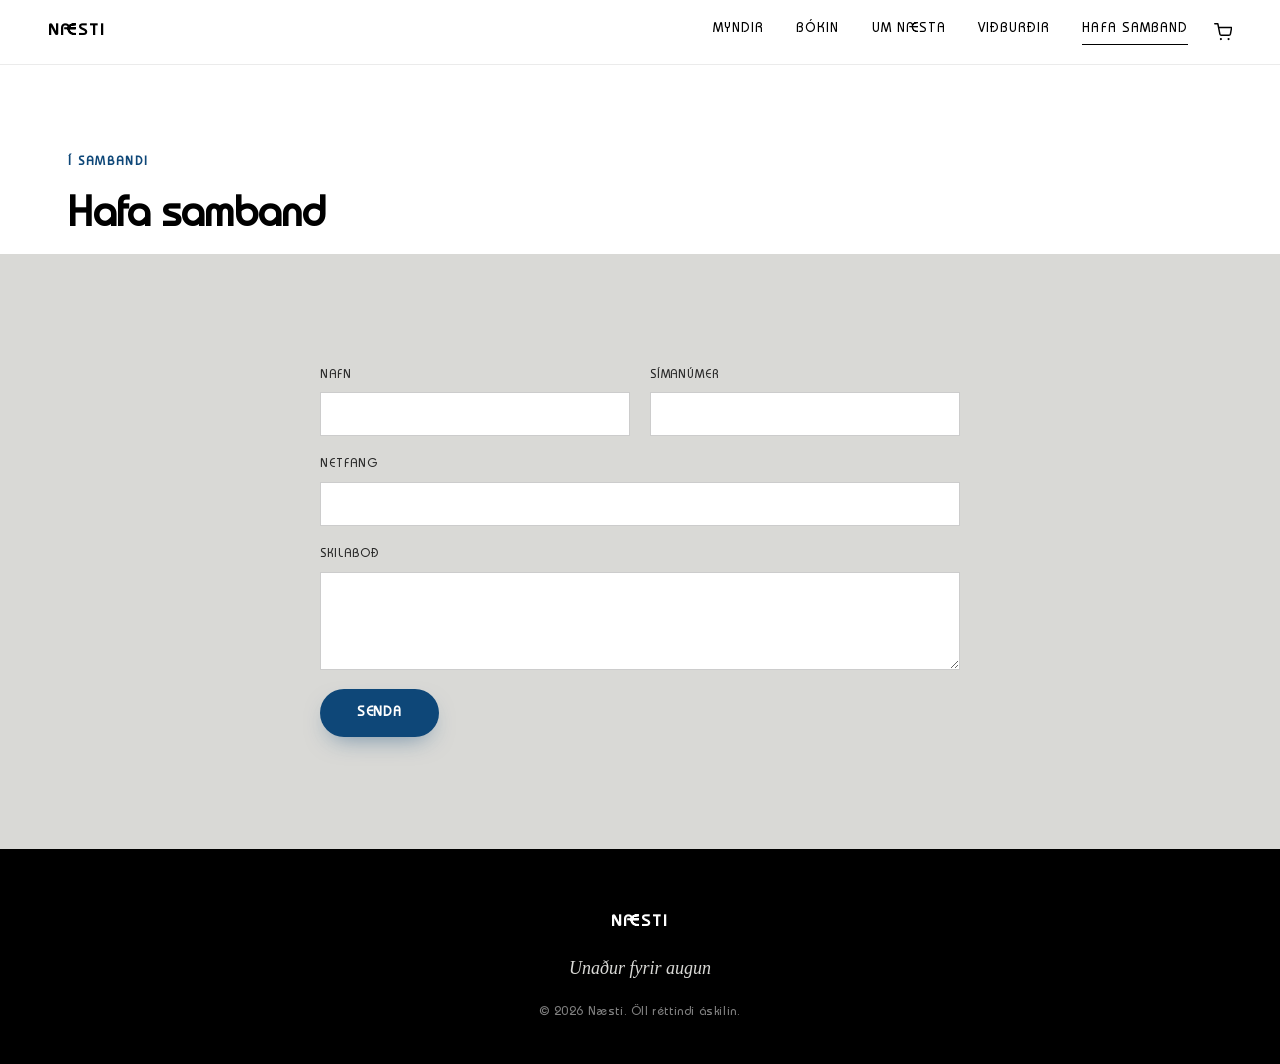
<file: hafa-samband.html>
<!DOCTYPE html>
<html lang="is">
<head>
<meta charset="UTF-8">
<meta name="viewport" content="width=device-width, initial-scale=1.0">
<title>Hafa samband — NÆSTI</title>
<meta name="description" content="Hafðu samband við Næsta — fylgstu með á samfélagsmiðlum eða sendu okkur línu.">
<link rel="icon" type="image/svg+xml" href="favicon.svg">
<link rel="icon" type="image/png" sizes="512x512" href="favicon.png">
<link rel="apple-touch-icon" href="apple-touch-icon.png">
<link rel="preconnect" href="https://fonts.googleapis.com">
<link rel="preconnect" href="https://fonts.gstatic.com" crossorigin>
<link href="https://fonts.googleapis.com/css2?family=Jost:wght@400;500;600;700;800&display=swap" rel="stylesheet">
<link rel="stylesheet" href="css/style.css">
</head>
<body>

<svg width="0" height="0" style="position:absolute" aria-hidden="true">
  <symbol id="cart-trolley-icon" viewBox="0 0 24 24">
    <path d="M1 1h4l2.68 13.39a2 2 0 0 0 2 1.61h9.72a2 2 0 0 0 2-1.61L23 6H6" fill="none" stroke="currentColor" stroke-width="1.9" stroke-linecap="round" stroke-linejoin="round"/>
    <circle cx="9" cy="21" r="1.4" fill="currentColor"/>
    <circle cx="19" cy="21" r="1.4" fill="currentColor"/>
  </symbol>
</svg>

<a class="skip-link" href="#contact">Fara í efni</a>

<header class="site-header site-header--solid" id="siteHeader">
  <div class="header-inner">
    <a href="index.html" class="brand-mark" aria-label="Næsti - forsíða">
      <span class="brand-word">Næsti</span>
    </a>
    <div class="nav-cluster">
      <nav class="site-nav" id="siteNav">
        <a href="myndir.html">Myndir</a>
        <a href="bokin.html">Bókin</a>
        <a href="um-naesta.html">Um Næsta</a>
        <a href="vidburdir.html">Viðburðir</a>
        <a href="hafa-samband.html" aria-current="page">Hafa samband</a>
      </nav>
      <a href="karfa.html" class="cart-link" id="cartLink" aria-label="Karfa">
        <svg class="cart-icon" width="24" height="24" viewBox="0 0 24 24" aria-hidden="true"><use href="#cart-trolley-icon"/></svg>
        <span class="cart-count" id="cartCount" hidden>0</span>
      </a>
      <button class="nav-toggle is-dark" id="navToggle" aria-label="Opna valmynd" aria-expanded="false">
        <span></span><span></span><span></span>
      </button>
    </div>
  </div>
</header>

<main>

  <section class="page-header">
    <p class="section-eyebrow">Í sambandi</p>
    <h1 class="section-title">Hafa samband</h1>
  </section>

  <section class="contact" id="contact">
    <div class="contact-inner">
      <form class="contact-form" id="contactForm" novalidate>
        <div class="form-row">
          <div class="form-field">
            <label for="contactName">Nafn</label>
            <input type="text" id="contactName" name="name" autocomplete="name" required>
          </div>
          <div class="form-field">
            <label for="contactPhone">Símanúmer</label>
            <input type="tel" id="contactPhone" name="phone" autocomplete="tel" required>
          </div>
        </div>
        <div class="form-field">
          <label for="contactEmail">Netfang</label>
          <input type="email" id="contactEmail" name="email" autocomplete="email" required>
        </div>
        <div class="form-field">
          <label for="contactMessage">Skilaboð</label>
          <textarea id="contactMessage" name="message" rows="4"></textarea>
        </div>
        <button type="submit" class="contact-submit-btn" id="contactSubmitBtn">
          <span id="contactSubmitLabel">Senda</span>
        </button>
        <p class="form-confirmation" id="contactFormConfirmation" role="status" hidden>Takk fyrir! Skilaboðin voru móttekin.</p>
      </form>
    </div>
  </section>

</main>

<footer class="site-footer">
  <div class="footer-inner">
    <a href="index.html" class="brand-mark brand-mark--footer" aria-label="Næsti - forsíða">
      <span class="brand-word">Næsti</span>
    </a>
    <p class="footer-tagline">Unaður fyrir augun</p>
    <p class="footer-copy">&copy; <span id="year"></span> Næsti. Öll réttindi áskilin.</p>
  </div>
</footer>

<script src="js/script.js"></script>
</body>
</html>
</file>
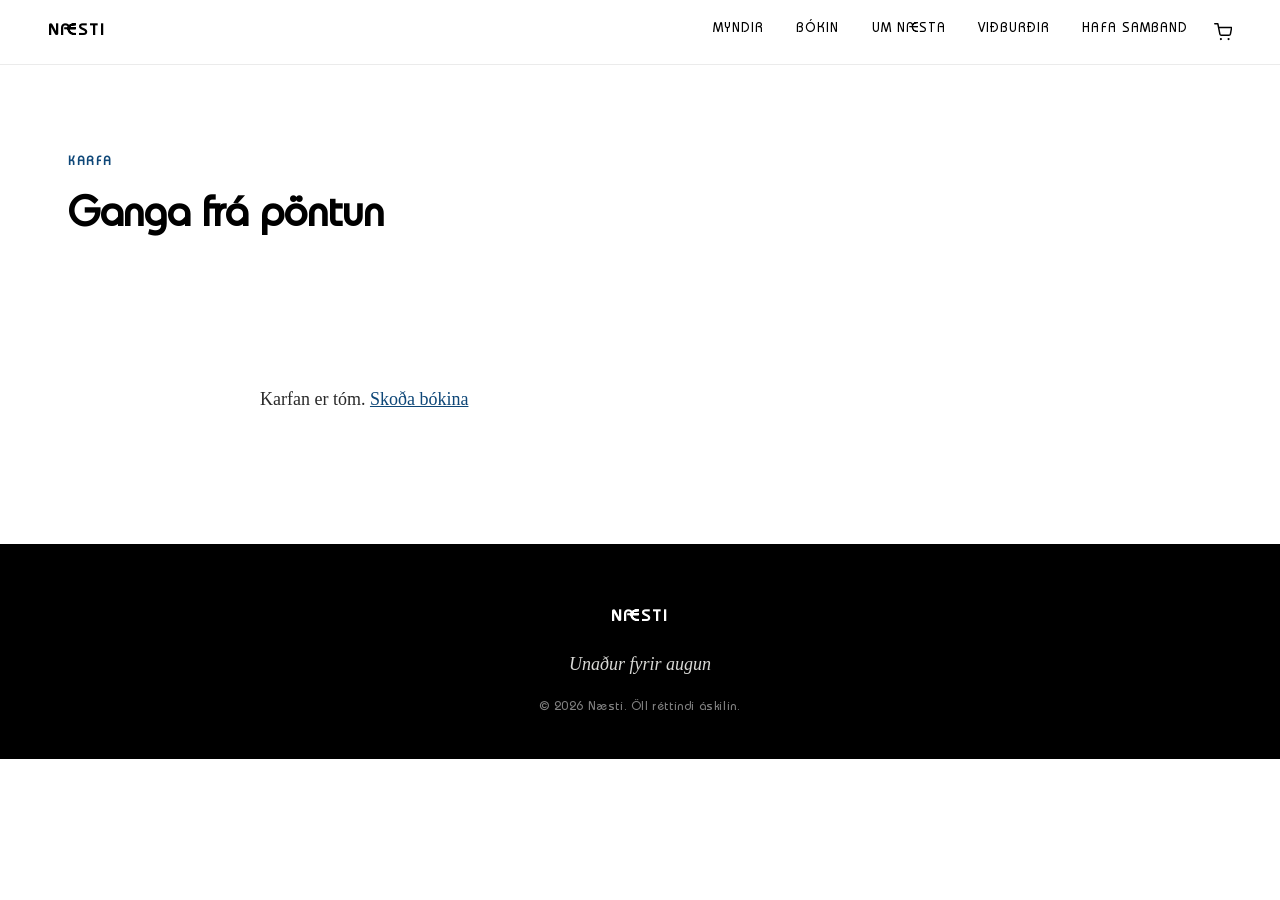
<file: karfa.html>
<!DOCTYPE html>
<html lang="is">
<head>
<meta charset="UTF-8">
<meta name="viewport" content="width=device-width, initial-scale=1.0">
<title>Karfa — NÆSTI</title>
<meta name="description" content="Farðu yfir körfuna þína og gakktu frá pöntun hjá Næsta.">
<link rel="icon" type="image/svg+xml" href="favicon.svg">
<link rel="icon" type="image/png" sizes="512x512" href="favicon.png">
<link rel="apple-touch-icon" href="apple-touch-icon.png">
<link rel="preconnect" href="https://fonts.googleapis.com">
<link rel="preconnect" href="https://fonts.gstatic.com" crossorigin>
<link href="https://fonts.googleapis.com/css2?family=Jost:wght@400;500;600;700;800&display=swap" rel="stylesheet">
<link rel="stylesheet" href="css/style.css">
</head>
<body>

<svg width="0" height="0" style="position:absolute" aria-hidden="true">
  <symbol id="cart-trolley-icon" viewBox="0 0 24 24">
    <path d="M1 1h4l2.68 13.39a2 2 0 0 0 2 1.61h9.72a2 2 0 0 0 2-1.61L23 6H6" fill="none" stroke="currentColor" stroke-width="1.9" stroke-linecap="round" stroke-linejoin="round"/>
    <circle cx="9" cy="21" r="1.4" fill="currentColor"/>
    <circle cx="19" cy="21" r="1.4" fill="currentColor"/>
  </symbol>
</svg>

<a class="skip-link" href="#cartPage">Fara í körfu</a>

<header class="site-header site-header--solid" id="siteHeader">
  <div class="header-inner">
    <a href="index.html" class="brand-mark" aria-label="Næsti - forsíða">
      <span class="brand-word">Næsti</span>
    </a>
    <div class="nav-cluster">
      <nav class="site-nav" id="siteNav">
        <a href="myndir.html">Myndir</a>
        <a href="bokin.html">Bókin</a>
        <a href="um-naesta.html">Um Næsta</a>
        <a href="vidburdir.html">Viðburðir</a>
        <a href="hafa-samband.html">Hafa samband</a>
      </nav>
      <a href="karfa.html" class="cart-link" id="cartLink" aria-label="Karfa" aria-current="page">
        <svg class="cart-icon" width="24" height="24" viewBox="0 0 24 24" aria-hidden="true"><use href="#cart-trolley-icon"/></svg>
        <span class="cart-count" id="cartCount" hidden>0</span>
      </a>
      <button class="nav-toggle is-dark" id="navToggle" aria-label="Opna valmynd" aria-expanded="false">
        <span></span><span></span><span></span>
      </button>
    </div>
  </div>
</header>

<main>

  <section class="page-header">
    <p class="section-eyebrow">Karfa</p>
    <h1 class="section-title">Ganga frá pöntun</h1>
  </section>

  <section class="cart-page" id="cartPage">
    <div class="cart-inner">

      <div id="cartView">
        <div class="cart-items" id="cartItems"></div>

        <p class="cart-empty" id="cartEmpty" hidden>Karfan er tóm. <a href="bokin.html">Skoða bókina</a></p>

        <div class="cart-summary" id="cartSummary" hidden>
          <div class="cart-total-row">
            <span>Samtals</span>
            <span id="cartTotal">0 kr</span>
          </div>
          <div class="cart-actions">
            <button type="button" class="clear-cart-btn" id="clearCartBtn">Tæma körfu</button>
            <button type="button" class="add-to-cart-btn checkout-btn" id="checkoutBtn">
              <svg class="btn-icon" width="20" height="20" viewBox="0 0 24 24" aria-hidden="true"><use href="#cart-trolley-icon"/></svg>
              <span class="btn-label" id="checkoutLabel">Ganga frá pöntun</span>
            </button>
          </div>
        </div>
      </div>

      <div class="payment-view" id="paymentView" hidden>
        <p class="payment-demo-tag">Sýndarumhverfi — ekki alvöru greiðsla</p>
        <h2 class="payment-heading">Greiðsla</h2>
        <p class="payment-note">Engin greiðslugátt er tengd við þessa síðu ennþá, svo engin raunveruleg
          kortaupplýsingar eru teknar við hér. Þetta skref sýnir eingöngu hvernig greiðsluferlið mun líta út
          þegar alvöru greiðslugátt (t.d. Stripe eða íslensk kortagátt) er tengd.</p>

        <div class="payment-mock-card" aria-hidden="true">
          <svg class="payment-card-icon" width="28" height="28" viewBox="0 0 24 24" aria-hidden="true">
            <rect x="1.5" y="4.5" width="21" height="15" rx="2" fill="none" stroke="currentColor" stroke-width="1.6"/>
            <line x1="1.5" y1="9" x2="22.5" y2="9" stroke="currentColor" stroke-width="1.6"/>
          </svg>
          <span>•••• •••• •••• 4242</span>
        </div>

        <div class="payment-total-row">
          <span>Til greiðslu</span>
          <span id="paymentTotal">0 kr</span>
        </div>

        <div class="cart-actions">
          <button type="button" class="clear-cart-btn" id="paymentBackBtn">Til baka í körfu</button>
          <button type="button" class="add-to-cart-btn checkout-btn" id="confirmPaymentBtn">
            <span class="btn-label" id="confirmPaymentLabel">Staðfesta greiðslu (prufa)</span>
          </button>
        </div>
      </div>

      <div class="order-complete-view" id="orderCompleteView" hidden>
        <p class="form-confirmation" id="checkoutConfirmation" role="status">Takk fyrir pöntunina! Við höfum samband fljótlega — þetta var sýndarfærsla, engin greiðsla var raunverulega tekin.</p>
      </div>

    </div>
  </section>

</main>

<footer class="site-footer">
  <div class="footer-inner">
    <a href="index.html" class="brand-mark brand-mark--footer" aria-label="Næsti - forsíða">
      <span class="brand-word">Næsti</span>
    </a>
    <p class="footer-tagline">Unaður fyrir augun</p>
    <p class="footer-copy">&copy; <span id="year"></span> Næsti. Öll réttindi áskilin.</p>
  </div>
</footer>

<script src="js/script.js"></script>
</body>
</html>
</file>
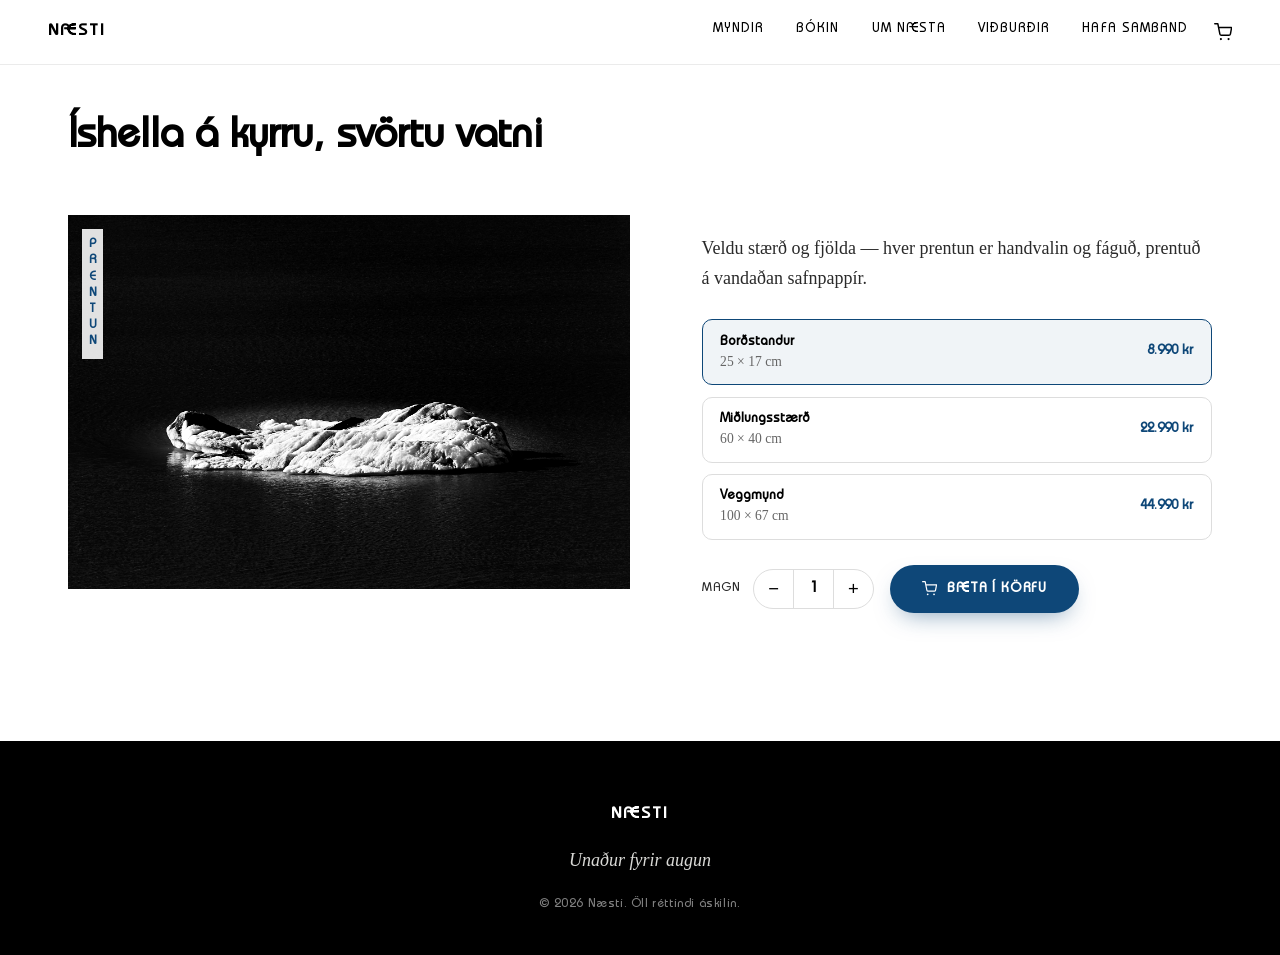
<file: mynd.html>
<!DOCTYPE html>
<html lang="is">
<head>
<meta charset="UTF-8">
<meta name="viewport" content="width=device-width, initial-scale=1.0">
<title>Ljósmyndaprentun — NÆSTI</title>
<meta name="description" content="Veldu stærð og fjölda af ljósmynd frá Næsta — frá borðstandi upp í heila veggmynd.">
<link rel="icon" type="image/svg+xml" href="favicon.svg">
<link rel="icon" type="image/png" sizes="512x512" href="favicon.png">
<link rel="apple-touch-icon" href="apple-touch-icon.png">
<link rel="preconnect" href="https://fonts.googleapis.com">
<link rel="preconnect" href="https://fonts.gstatic.com" crossorigin>
<link href="https://fonts.googleapis.com/css2?family=Jost:wght@400;500;600;700;800&display=swap" rel="stylesheet">
<link rel="stylesheet" href="css/style.css">
</head>
<body>

<svg width="0" height="0" style="position:absolute" aria-hidden="true">
  <symbol id="cart-trolley-icon" viewBox="0 0 24 24">
    <path d="M1 1h4l2.68 13.39a2 2 0 0 0 2 1.61h9.72a2 2 0 0 0 2-1.61L23 6H6" fill="none" stroke="currentColor" stroke-width="1.9" stroke-linecap="round" stroke-linejoin="round"/>
    <circle cx="9" cy="21" r="1.4" fill="currentColor"/>
    <circle cx="19" cy="21" r="1.4" fill="currentColor"/>
  </symbol>
</svg>

<a class="skip-link" href="#photoProduct">Fara í efni</a>

<header class="site-header site-header--solid" id="siteHeader">
  <div class="header-inner">
    <a href="index.html" class="brand-mark" aria-label="Næsti - forsíða">
      <span class="brand-word">Næsti</span>
    </a>
    <div class="nav-cluster">
      <nav class="site-nav" id="siteNav">
        <a href="myndir.html">Myndir</a>
        <a href="bokin.html">Bókin</a>
        <a href="um-naesta.html">Um Næsta</a>
        <a href="vidburdir.html">Viðburðir</a>
        <a href="hafa-samband.html">Hafa samband</a>
      </nav>
      <a href="karfa.html" class="cart-link" id="cartLink" aria-label="Karfa">
        <svg class="cart-icon" width="24" height="24" viewBox="0 0 24 24" aria-hidden="true"><use href="#cart-trolley-icon"/></svg>
        <span class="cart-count" id="cartCount" hidden>0</span>
      </a>
      <button class="nav-toggle is-dark" id="navToggle" aria-label="Opna valmynd" aria-expanded="false">
        <span></span><span></span><span></span>
      </button>
    </div>
  </div>
</header>

<main>

  <section class="page-header" id="photoPageHeader">
    <h1 class="section-title" id="photoProductHeading">Ljósmyndaprentun</h1>
  </section>

  <section class="photo-product" id="photoProduct">
    <div class="photo-product-frame">
      <p class="photo-product-eyebrow" id="photoProductEyebrow">P<br>r<br>e<br>n<br>t<br>u<br>n</p>
      <div class="photo-product-media" id="photoProductMedia">
        <img id="photoProductImage" src="" alt="" loading="lazy">
      </div>
    </div>
    <div class="photo-product-details">
      <p>Veldu stærð og fjölda — hver prentun er handvalin og fáguð, prentuð á vandaðan safnpappír.</p>

      <div class="size-options" id="sizeOptions">
        <button type="button" class="size-option" data-size="bordstandur" data-price="8990" data-long-edge="25">
          <span class="size-option-info">
            <span class="size-option-name">Borðstandur</span>
            <span class="size-option-dim"></span>
          </span>
          <span class="size-option-price">8.990 kr</span>
        </button>
        <button type="button" class="size-option" data-size="midlungsstaerd" data-price="22990" data-long-edge="60">
          <span class="size-option-info">
            <span class="size-option-name">Miðlungsstærð</span>
            <span class="size-option-dim"></span>
          </span>
          <span class="size-option-price">22.990 kr</span>
        </button>
        <button type="button" class="size-option" data-size="veggmynd" data-price="44990" data-long-edge="100">
          <span class="size-option-info">
            <span class="size-option-name">Veggmynd</span>
            <span class="size-option-dim"></span>
          </span>
          <span class="size-option-price">44.990 kr</span>
        </button>
      </div>

      <div class="book-purchase-row">
        <div class="quantity-box">
          <span class="quantity-label">Magn</span>
          <div class="quantity-stepper">
            <button type="button" class="qty-btn" id="photoQtyMinus" aria-label="Fækka">&minus;</button>
            <input type="number" id="photoQty" class="qty-input" value="1" min="1" max="20" inputmode="numeric" aria-label="Fjöldi eintaka">
            <button type="button" class="qty-btn" id="photoQtyPlus" aria-label="Fjölga">+</button>
          </div>
        </div>
        <button type="button" class="add-to-cart-btn" id="addPhotoToCartBtn">
          <svg class="btn-icon" width="20" height="20" viewBox="0 0 24 24" aria-hidden="true"><use href="#cart-trolley-icon"/></svg>
          <span class="btn-label" id="addPhotoToCartLabel">Bæta í körfu</span>
        </button>
      </div>
    </div>
  </section>

</main>

<footer class="site-footer">
  <div class="footer-inner">
    <a href="index.html" class="brand-mark brand-mark--footer" aria-label="Næsti - forsíða">
      <span class="brand-word">Næsti</span>
    </a>
    <p class="footer-tagline">Unaður fyrir augun</p>
    <p class="footer-copy">&copy; <span id="year"></span> Næsti. Öll réttindi áskilin.</p>
  </div>
</footer>

<script src="js/script.js"></script>
</body>
</html>
</file>
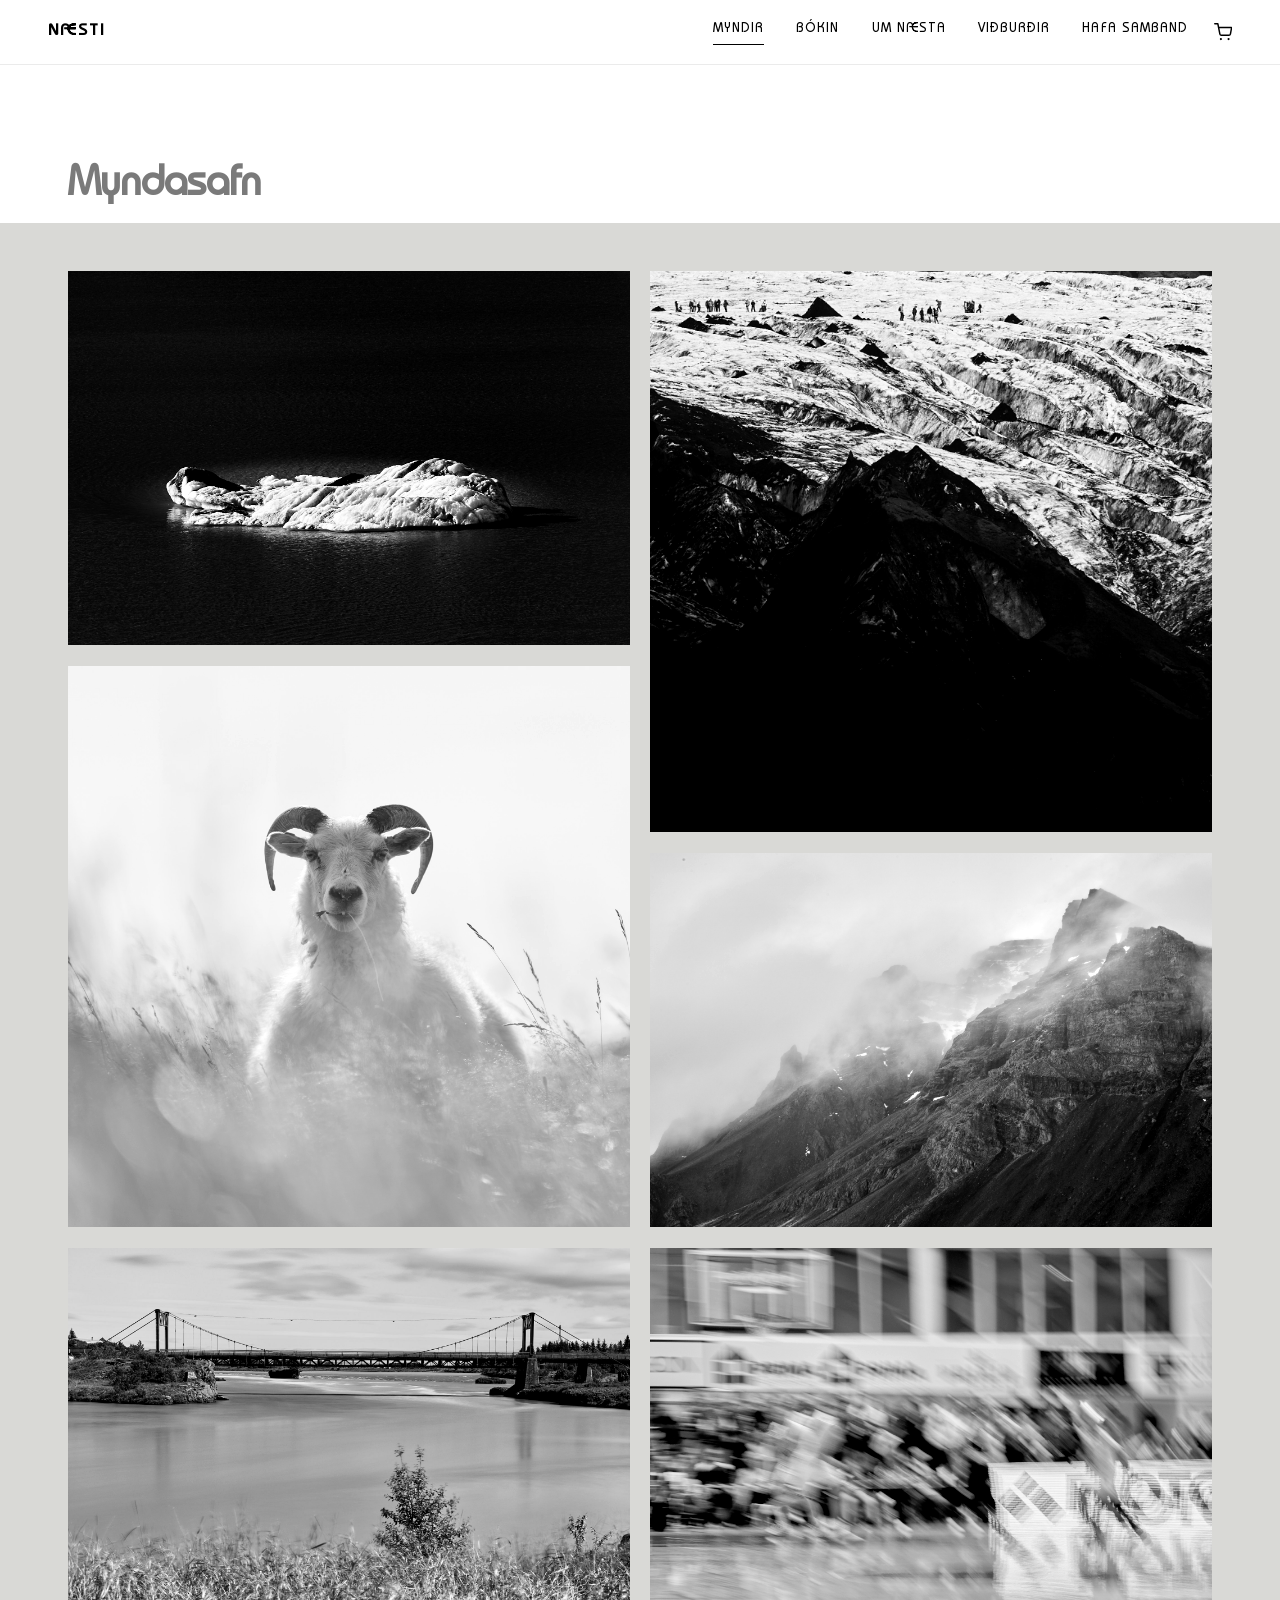
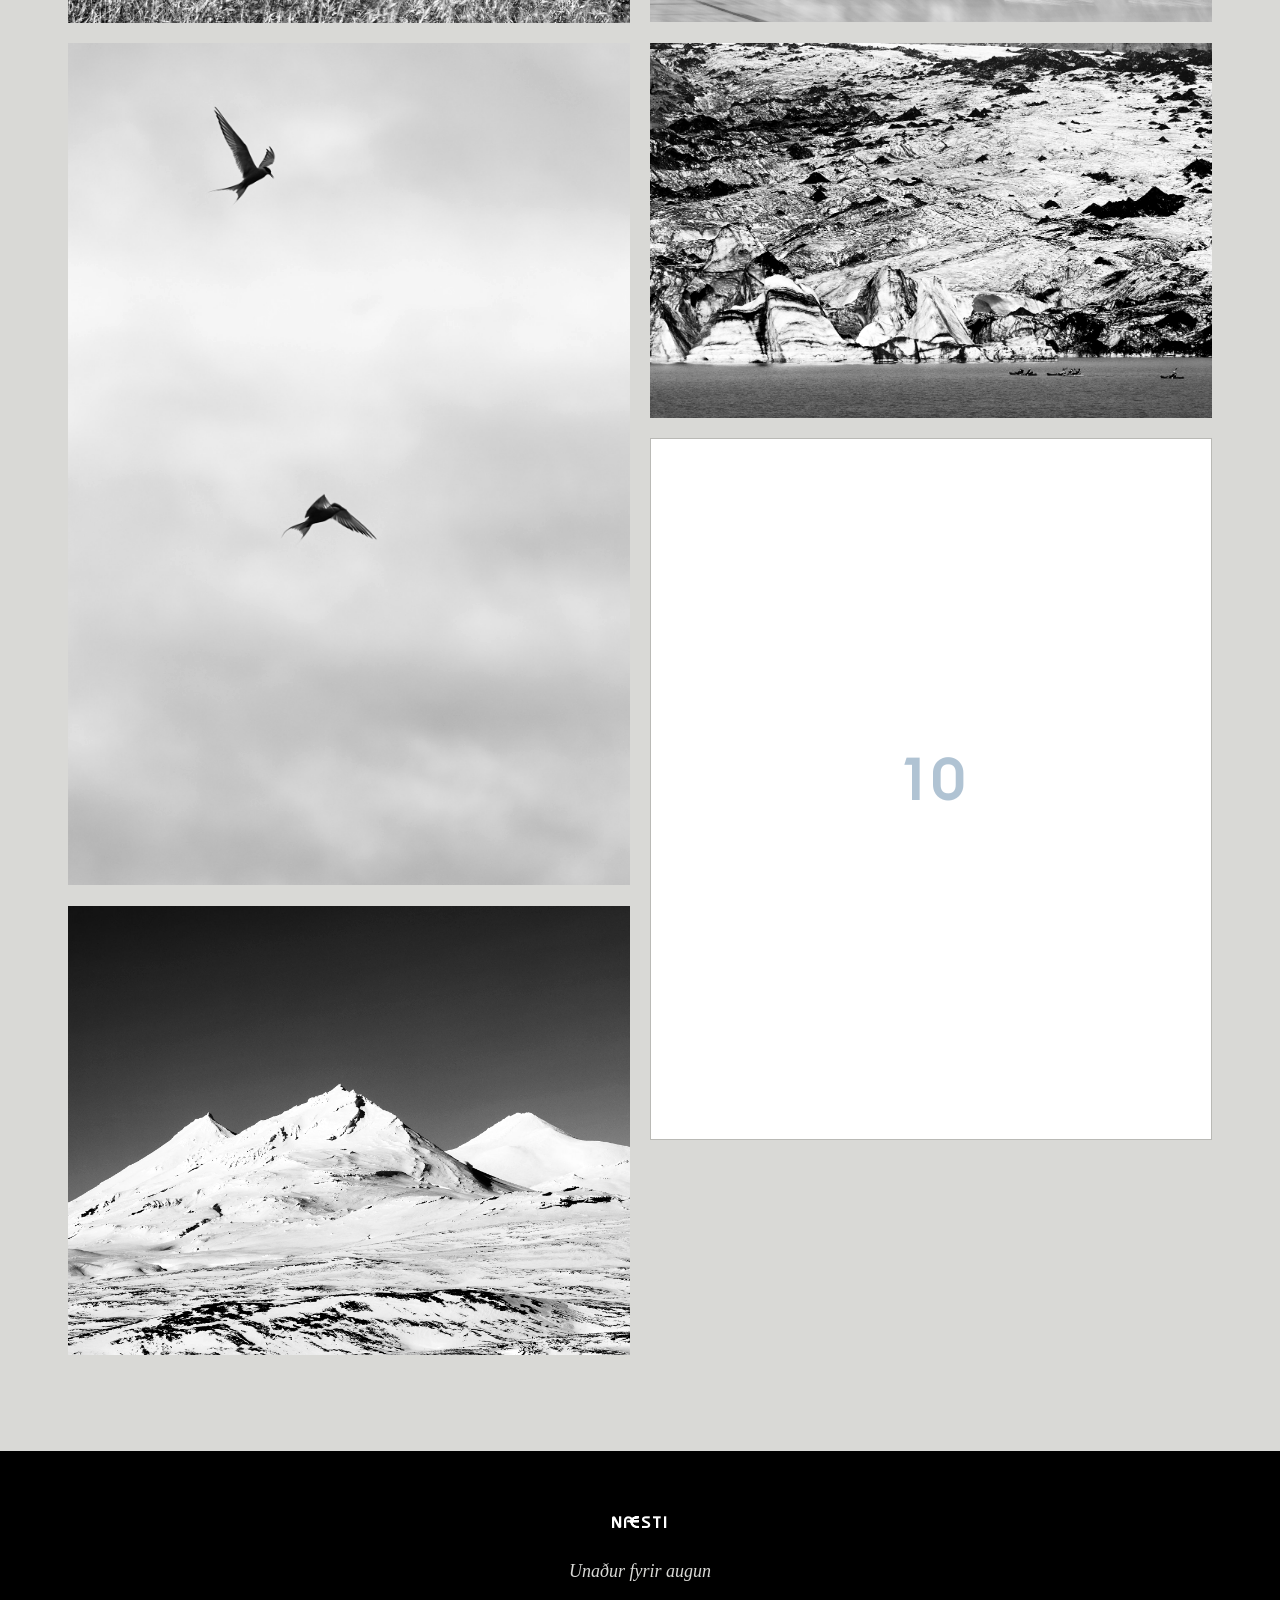
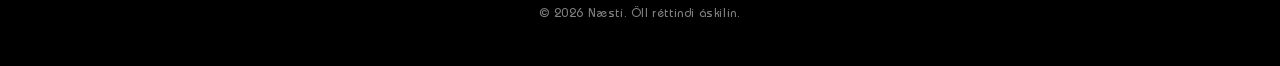
<file: myndir.html>
<!DOCTYPE html>
<html lang="is">
<head>
<meta charset="UTF-8">
<meta name="viewport" content="width=device-width, initial-scale=1.0">
<title>Myndir — NÆSTI</title>
<meta name="description" content="Myndasafn Næsta — fágaðar svart/hvítar ljósmyndir frá Íslandi.">
<link rel="icon" type="image/svg+xml" href="favicon.svg">
<link rel="icon" type="image/png" sizes="512x512" href="favicon.png">
<link rel="apple-touch-icon" href="apple-touch-icon.png">
<link rel="preconnect" href="https://fonts.googleapis.com">
<link rel="preconnect" href="https://fonts.gstatic.com" crossorigin>
<link href="https://fonts.googleapis.com/css2?family=Jost:wght@400;500;600;700;800&display=swap" rel="stylesheet">
<link rel="stylesheet" href="css/style.css">
</head>
<body>

<svg width="0" height="0" style="position:absolute" aria-hidden="true">
  <symbol id="cart-trolley-icon" viewBox="0 0 24 24">
    <path d="M1 1h4l2.68 13.39a2 2 0 0 0 2 1.61h9.72a2 2 0 0 0 2-1.61L23 6H6" fill="none" stroke="currentColor" stroke-width="1.9" stroke-linecap="round" stroke-linejoin="round"/>
    <circle cx="9" cy="21" r="1.4" fill="currentColor"/>
    <circle cx="19" cy="21" r="1.4" fill="currentColor"/>
  </symbol>
</svg>

<a class="skip-link" href="#gallery">Fara í myndasafn</a>

<header class="site-header site-header--solid" id="siteHeader">
  <div class="header-inner">
    <a href="index.html" class="brand-mark" aria-label="Næsti - forsíða">
      <span class="brand-word">Næsti</span>
    </a>
    <div class="nav-cluster">
      <nav class="site-nav" id="siteNav">
        <a href="myndir.html" aria-current="page">Myndir</a>
        <a href="bokin.html">Bókin</a>
        <a href="um-naesta.html">Um Næsta</a>
        <a href="vidburdir.html">Viðburðir</a>
        <a href="hafa-samband.html">Hafa samband</a>
      </nav>
      <a href="karfa.html" class="cart-link" id="cartLink" aria-label="Karfa">
        <svg class="cart-icon" width="24" height="24" viewBox="0 0 24 24" aria-hidden="true"><use href="#cart-trolley-icon"/></svg>
        <span class="cart-count" id="cartCount" hidden>0</span>
      </a>
      <button class="nav-toggle is-dark" id="navToggle" aria-label="Opna valmynd" aria-expanded="false">
        <span></span><span></span><span></span>
      </button>
    </div>
  </div>
</header>

<main>

  <section class="page-header">
    <h1 class="section-title myndir-title">Myndasafn</h1>
  </section>

  <section class="gallery" id="gallery">
    <div class="gallery-grid" id="galleryGrid"></div>
  </section>

</main>

<footer class="site-footer">
  <div class="footer-inner">
    <a href="index.html" class="brand-mark brand-mark--footer" aria-label="Næsti - forsíða">
      <span class="brand-word">Næsti</span>
    </a>
    <p class="footer-tagline">Unaður fyrir augun</p>
    <p class="footer-copy">&copy; <span id="year"></span> Næsti. Öll réttindi áskilin.</p>
  </div>
</footer>

<script src="js/script.js"></script>
</body>
</html>
</file>
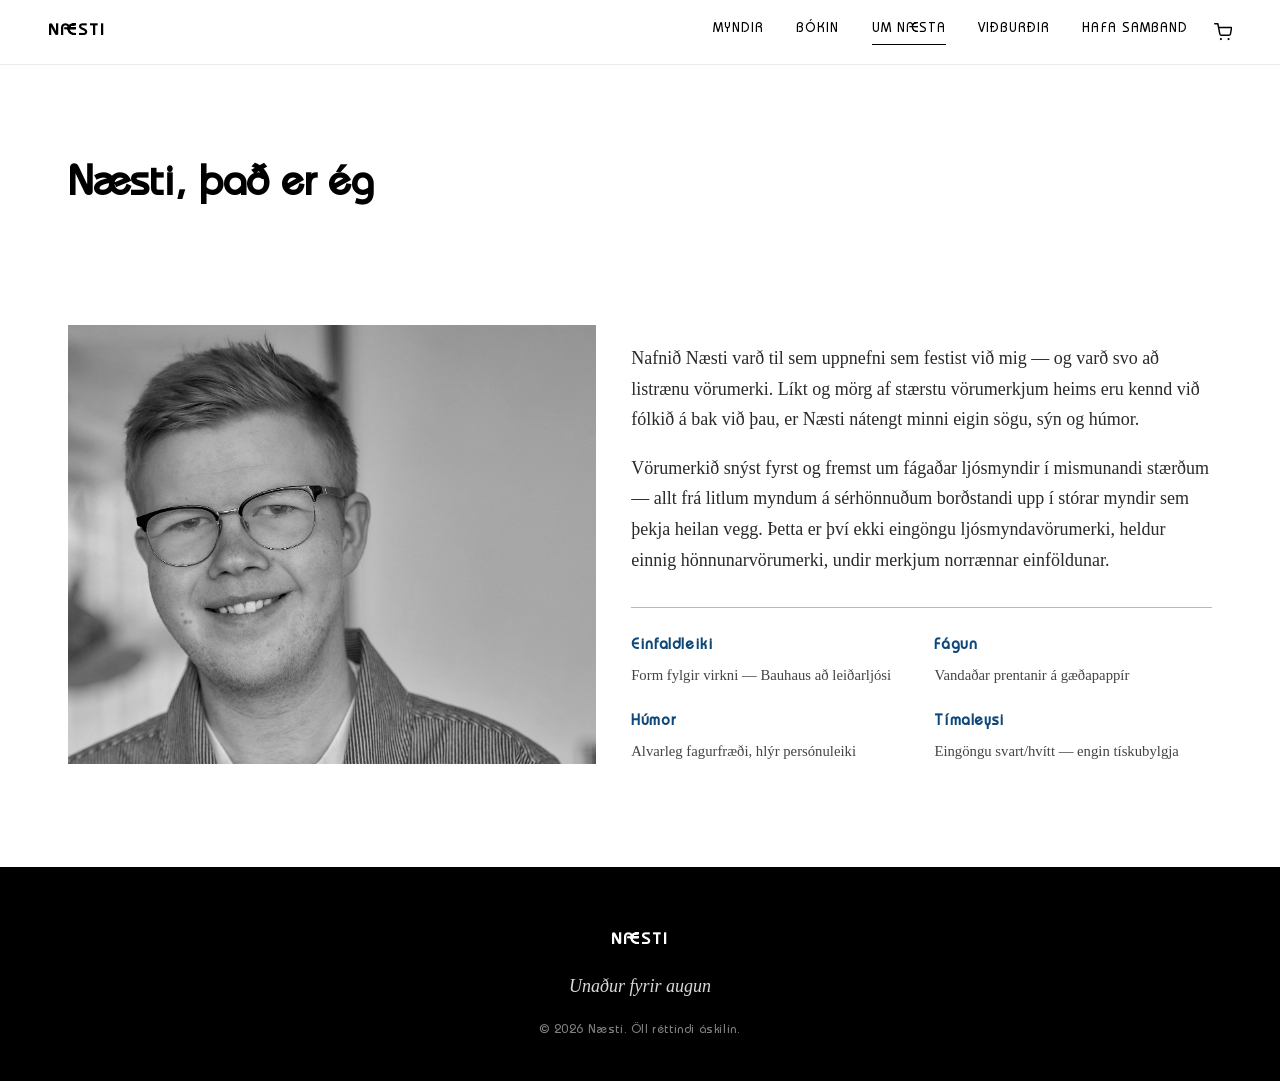
<file: um-naesta.html>
<!DOCTYPE html>
<html lang="is">
<head>
<meta charset="UTF-8">
<meta name="viewport" content="width=device-width, initial-scale=1.0">
<title>Um Næsta — NÆSTI</title>
<meta name="description" content="Um Næsta — sagan á bak við listræna ljósmyndavörumerkið Næsta.">
<link rel="icon" type="image/svg+xml" href="favicon.svg">
<link rel="icon" type="image/png" sizes="512x512" href="favicon.png">
<link rel="apple-touch-icon" href="apple-touch-icon.png">
<link rel="preconnect" href="https://fonts.googleapis.com">
<link rel="preconnect" href="https://fonts.gstatic.com" crossorigin>
<link href="https://fonts.googleapis.com/css2?family=Jost:wght@400;500;600;700;800&display=swap" rel="stylesheet">
<link rel="stylesheet" href="css/style.css">
</head>
<body>

<svg width="0" height="0" style="position:absolute" aria-hidden="true">
  <symbol id="cart-trolley-icon" viewBox="0 0 24 24">
    <path d="M1 1h4l2.68 13.39a2 2 0 0 0 2 1.61h9.72a2 2 0 0 0 2-1.61L23 6H6" fill="none" stroke="currentColor" stroke-width="1.9" stroke-linecap="round" stroke-linejoin="round"/>
    <circle cx="9" cy="21" r="1.4" fill="currentColor"/>
    <circle cx="19" cy="21" r="1.4" fill="currentColor"/>
  </symbol>
</svg>

<a class="skip-link" href="#about">Fara í efni</a>

<header class="site-header site-header--solid" id="siteHeader">
  <div class="header-inner">
    <a href="index.html" class="brand-mark" aria-label="Næsti - forsíða">
      <span class="brand-word">Næsti</span>
    </a>
    <div class="nav-cluster">
      <nav class="site-nav" id="siteNav">
        <a href="myndir.html">Myndir</a>
        <a href="bokin.html">Bókin</a>
        <a href="um-naesta.html" aria-current="page">Um Næsta</a>
        <a href="vidburdir.html">Viðburðir</a>
        <a href="hafa-samband.html">Hafa samband</a>
      </nav>
      <a href="karfa.html" class="cart-link" id="cartLink" aria-label="Karfa">
        <svg class="cart-icon" width="24" height="24" viewBox="0 0 24 24" aria-hidden="true"><use href="#cart-trolley-icon"/></svg>
        <span class="cart-count" id="cartCount" hidden>0</span>
      </a>
      <button class="nav-toggle is-dark" id="navToggle" aria-label="Opna valmynd" aria-expanded="false">
        <span></span><span></span><span></span>
      </button>
    </div>
  </div>
</header>

<main>

  <section class="page-header">
    <h1 class="section-title">Næsti, það er ég</h1>
  </section>

  <section class="about" id="about">
    <div class="about-media">
      <img src="images/founder.jpg" alt="Þorsteinn Magnússon, stofnandi Næsta" loading="lazy">
    </div>
    <div class="about-content">
      <p>Nafnið Næsti varð til sem uppnefni sem festist við mig — og varð svo að listrænu vörumerki. Líkt og mörg af
        stærstu vörumerkjum heims eru kennd við fólkið á bak við þau, er Næsti nátengt minni eigin sögu, sýn og
        húmor.</p>
      <p>Vörumerkið snýst fyrst og fremst um fágaðar ljósmyndir í mismunandi stærðum — allt frá litlum myndum á
        sérhönnuðum borðstandi upp í stórar myndir sem þekja heilan vegg. Þetta er því ekki eingöngu
        ljósmyndavörumerki, heldur einnig hönnunarvörumerki, undir merkjum norrænnar einföldunar.</p>
      <ul class="values-list">
        <li><span>Einfaldleiki</span><small>Form fylgir virkni — Bauhaus að leiðarljósi</small></li>
        <li><span>Fágun</span><small>Vandaðar prentanir á gæðapappír</small></li>
        <li><span>Húmor</span><small>Alvarleg fagurfræði, hlýr persónuleiki</small></li>
        <li><span>Tímaleysi</span><small>Eingöngu svart/hvítt — engin tískubylgja</small></li>
      </ul>
    </div>
  </section>

</main>

<footer class="site-footer">
  <div class="footer-inner">
    <a href="index.html" class="brand-mark brand-mark--footer" aria-label="Næsti - forsíða">
      <span class="brand-word">Næsti</span>
    </a>
    <p class="footer-tagline">Unaður fyrir augun</p>
    <p class="footer-copy">&copy; <span id="year"></span> Næsti. Öll réttindi áskilin.</p>
  </div>
</footer>

<script src="js/script.js"></script>
</body>
</html>
</file>
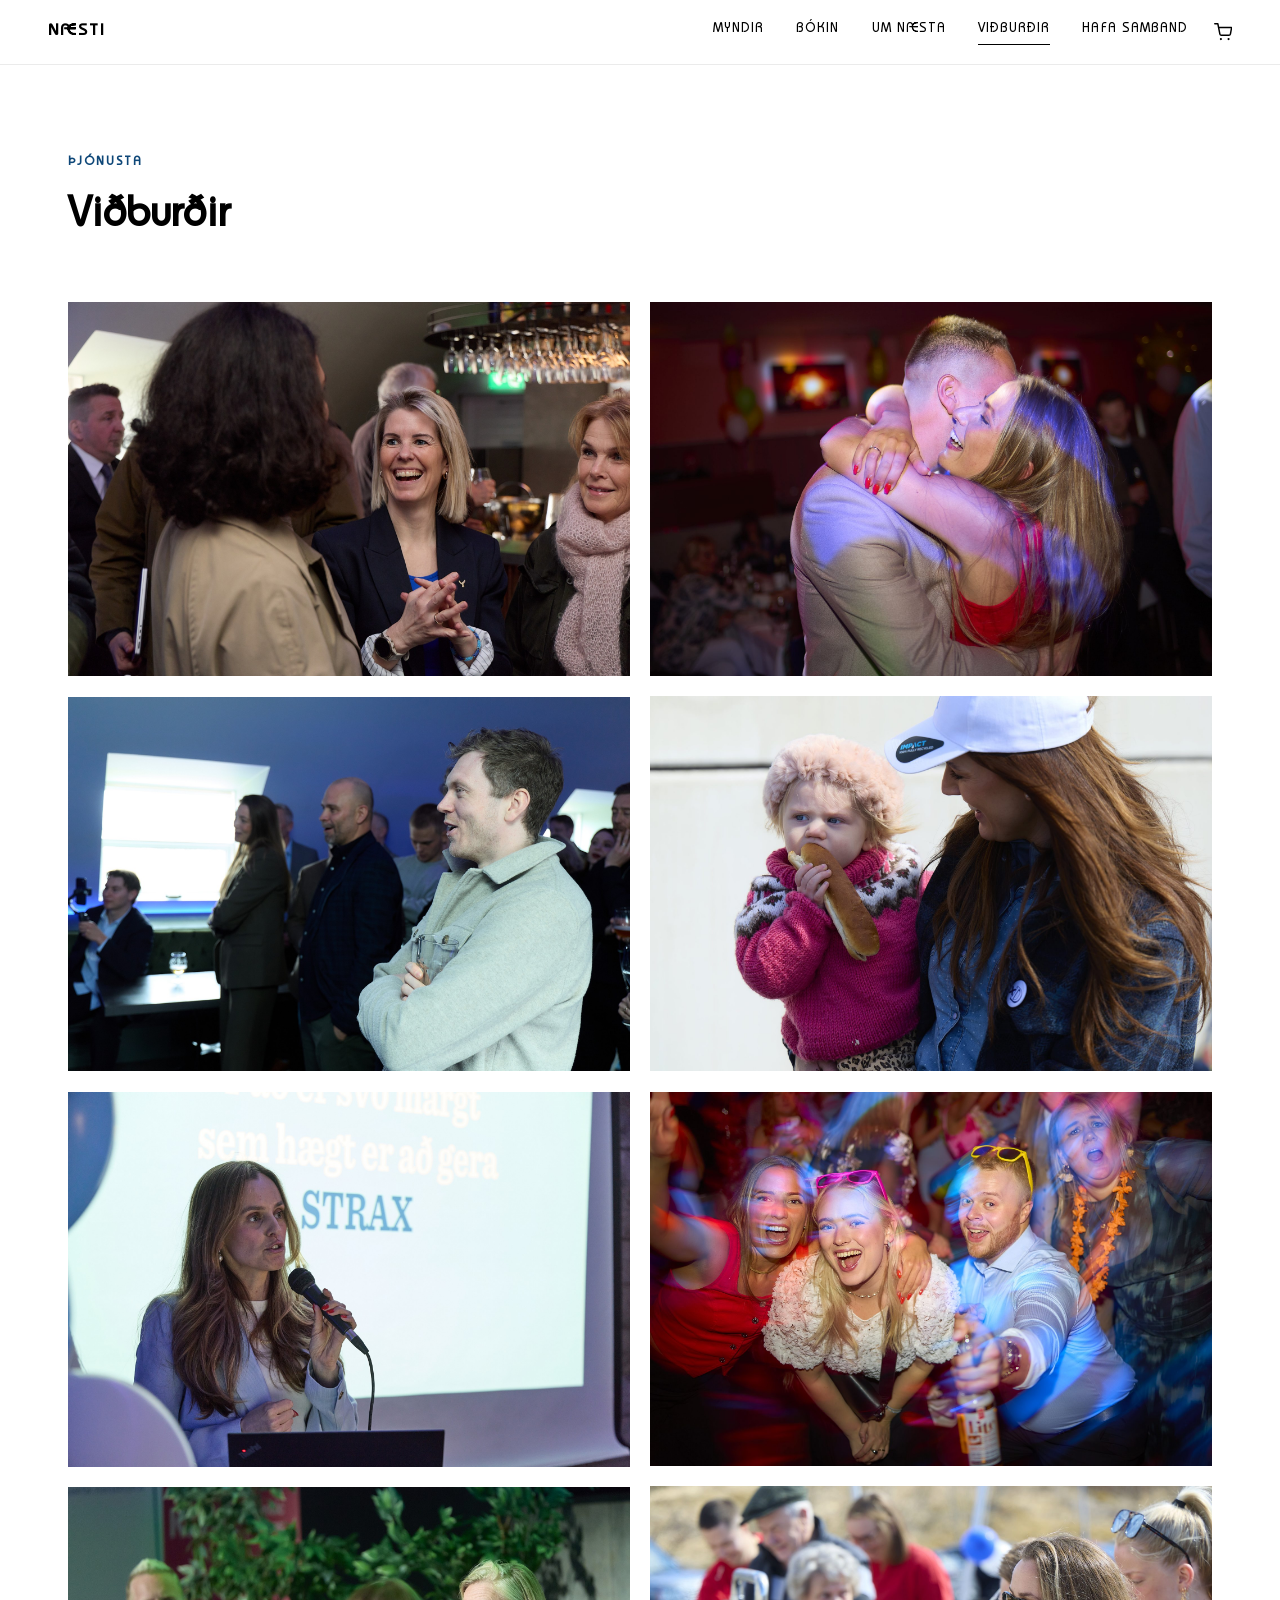
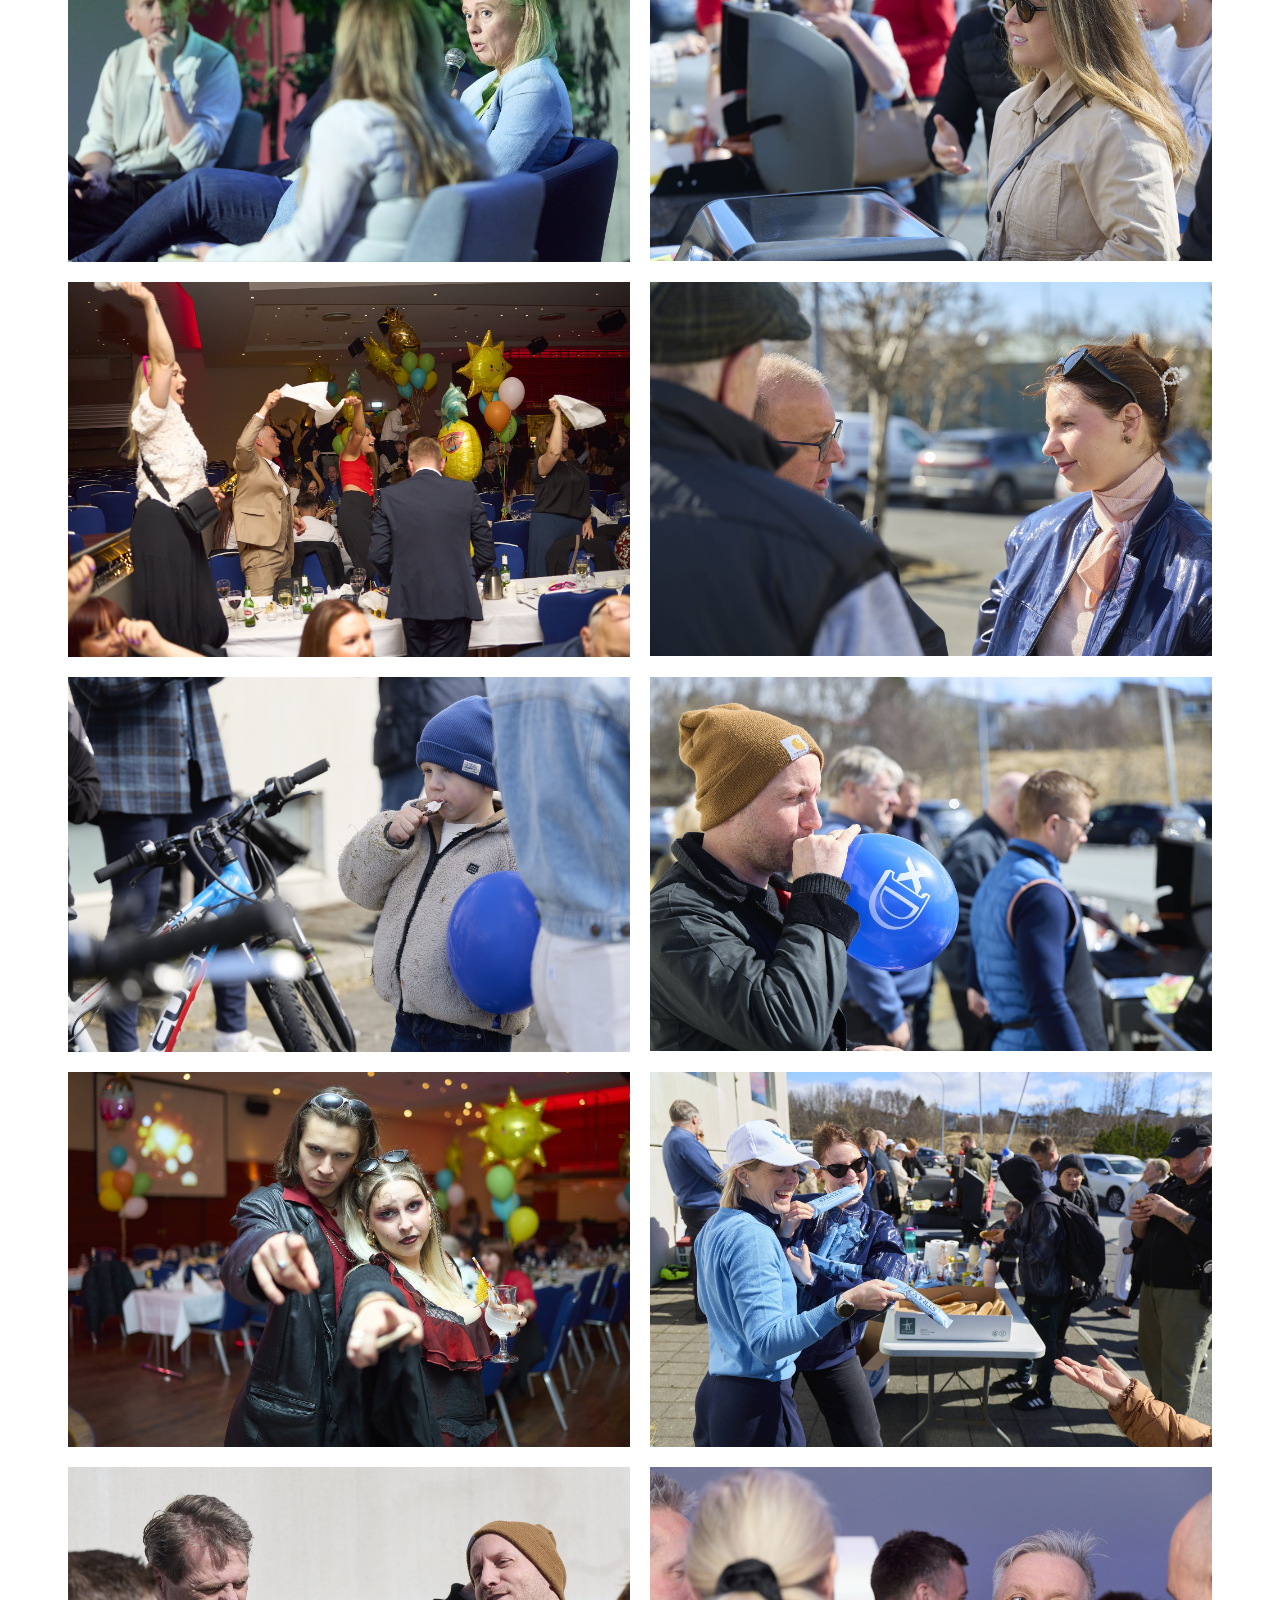
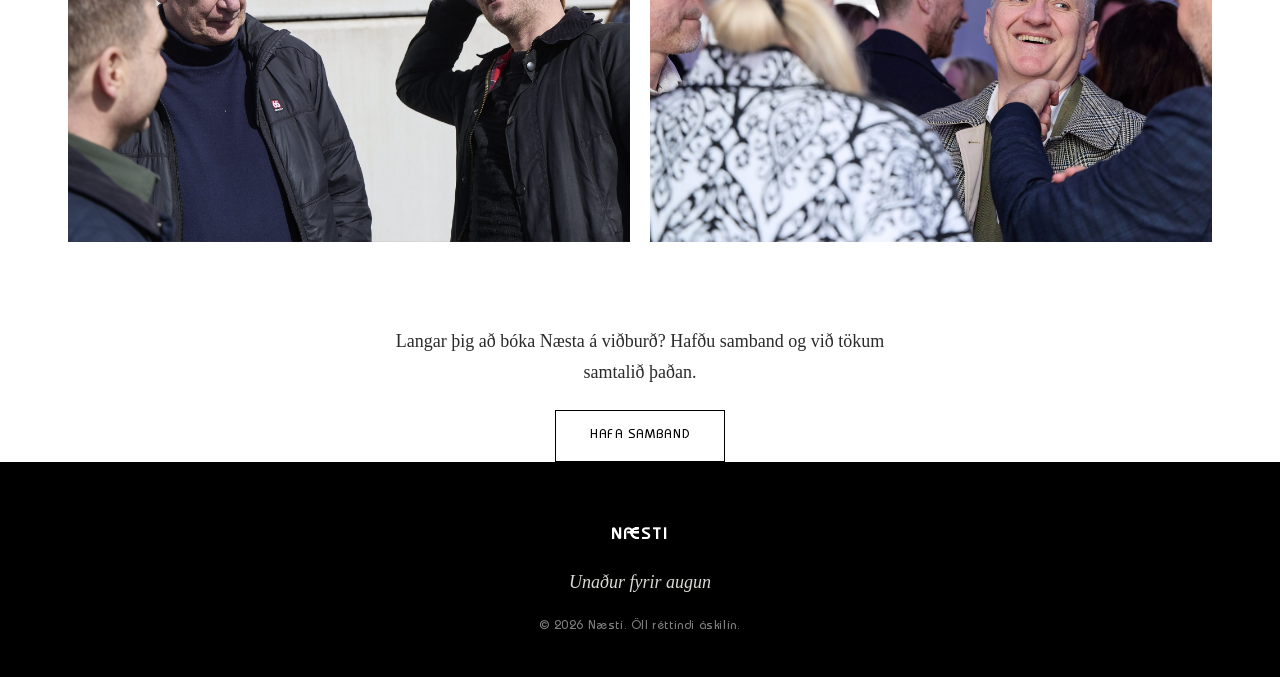
<file: vidburdir.html>
<!DOCTYPE html>
<html lang="is">
<head>
<meta charset="UTF-8">
<meta name="viewport" content="width=device-width, initial-scale=1.0">
<title>Viðburðir — NÆSTI</title>
<meta name="description" content="Næsti fangar viðburði í fullum lit eða í hefðbundnu svart/hvítu — hafðu samband til að bóka.">
<link rel="icon" type="image/svg+xml" href="favicon.svg">
<link rel="icon" type="image/png" sizes="512x512" href="favicon.png">
<link rel="apple-touch-icon" href="apple-touch-icon.png">
<link rel="preconnect" href="https://fonts.googleapis.com">
<link rel="preconnect" href="https://fonts.gstatic.com" crossorigin>
<link href="https://fonts.googleapis.com/css2?family=Jost:wght@400;500;600;700;800&display=swap" rel="stylesheet">
<link rel="stylesheet" href="css/style.css">
</head>
<body>

<svg width="0" height="0" style="position:absolute" aria-hidden="true">
  <symbol id="cart-trolley-icon" viewBox="0 0 24 24">
    <path d="M1 1h4l2.68 13.39a2 2 0 0 0 2 1.61h9.72a2 2 0 0 0 2-1.61L23 6H6" fill="none" stroke="currentColor" stroke-width="1.9" stroke-linecap="round" stroke-linejoin="round"/>
    <circle cx="9" cy="21" r="1.4" fill="currentColor"/>
    <circle cx="19" cy="21" r="1.4" fill="currentColor"/>
  </symbol>
</svg>

<a class="skip-link" href="#events">Fara í efni</a>

<header class="site-header site-header--solid" id="siteHeader">
  <div class="header-inner">
    <a href="index.html" class="brand-mark" aria-label="Næsti - forsíða">
      <span class="brand-word">Næsti</span>
    </a>
    <div class="nav-cluster">
      <nav class="site-nav" id="siteNav">
        <a href="myndir.html">Myndir</a>
        <a href="bokin.html">Bókin</a>
        <a href="um-naesta.html">Um Næsta</a>
        <a href="vidburdir.html" aria-current="page">Viðburðir</a>
        <a href="hafa-samband.html">Hafa samband</a>
      </nav>
      <a href="karfa.html" class="cart-link" id="cartLink" aria-label="Karfa">
        <svg class="cart-icon" width="24" height="24" viewBox="0 0 24 24" aria-hidden="true"><use href="#cart-trolley-icon"/></svg>
        <span class="cart-count" id="cartCount" hidden>0</span>
      </a>
      <button class="nav-toggle is-dark" id="navToggle" aria-label="Opna valmynd" aria-expanded="false">
        <span></span><span></span><span></span>
      </button>
    </div>
  </div>
</header>

<main>

  <section class="page-header">
    <p class="section-eyebrow">Þjónusta</p>
    <h1 class="section-title">Viðburðir</h1>
  </section>

  <section class="events" id="events">
    <div class="events-photo-grid">
      <div class="event-photo">
        <img src="images/vidburdir-1.jpg" alt="Gestur hlær í samræðum á viðburði" loading="lazy">
      </div>
      <div class="event-photo">
        <img src="images/vidburdir-2.jpg" alt="Gestur í samtali innan um hóp á viðburði" loading="lazy">
      </div>
      <div class="event-photo">
        <img src="images/vidburdir-3.jpg" alt="Ræðumaður flytur erindi á sviði" loading="lazy">
      </div>
      <div class="event-photo">
        <img src="images/vidburdir-2026-12.jpg" alt="Ræðumaður svarar spurningum á pallborði" loading="lazy">
      </div>
      <div class="event-photo">
        <img src="images/vidburdir-2026-01.jpg" alt="Gestir fagna og veifa servíettum á hátíðarkvöldi" loading="lazy">
      </div>
      <div class="event-photo">
        <img src="images/vidburdir-2026-02.jpg" alt="Barn með blöðru á útihátíð" loading="lazy">
      </div>
      <div class="event-photo">
        <img src="images/vidburdir-2026-03.jpg" alt="Gestir í grímubúningum á þemaviðburði" loading="lazy">
      </div>
      <div class="event-photo">
        <img src="images/vidburdir-2026-04.jpg" alt="Gestir spjalla saman fyrir utan viðburð" loading="lazy">
      </div>
      <div class="event-photo">
        <img src="images/vidburdir-2026-05.jpg" alt="Par faðmast á viðburði" loading="lazy">
      </div>
      <div class="event-photo">
        <img src="images/vidburdir-2026-06.jpg" alt="Foreldri og barn á útiviðburði" loading="lazy">
      </div>
      <div class="event-photo">
        <img src="images/vidburdir-2026-07.jpg" alt="Hópur gesta fagnar saman" loading="lazy">
      </div>
      <div class="event-photo">
        <img src="images/vidburdir-2026-08.jpg" alt="Gestir við grillið á útiviðburði" loading="lazy">
      </div>
      <div class="event-photo">
        <img src="images/vidburdir-2026-09.jpg" alt="Gestur í samtali á útiviðburði" loading="lazy">
      </div>
      <div class="event-photo">
        <img src="images/vidburdir-2026-10.jpg" alt="Gestur blæs upp blöðru á útiviðburði" loading="lazy">
      </div>
      <div class="event-photo">
        <img src="images/vidburdir-2026-11.jpg" alt="Gestir hlæja saman við grillveisluna" loading="lazy">
      </div>
      <div class="event-photo">
        <img src="images/vidburdir-2026-13.jpg" alt="Mannmergð á útiviðburði" loading="lazy">
      </div>
    </div>

    <div class="events-cta">
      <p>Langar þig að bóka Næsta á viðburð? Hafðu samband og við tökum samtalið þaðan.</p>
      <a href="hafa-samband.html" class="gallery-more-link">Hafa samband</a>
    </div>
  </section>

</main>

<footer class="site-footer">
  <div class="footer-inner">
    <a href="index.html" class="brand-mark brand-mark--footer" aria-label="Næsti - forsíða">
      <span class="brand-word">Næsti</span>
    </a>
    <p class="footer-tagline">Unaður fyrir augun</p>
    <p class="footer-copy">&copy; <span id="year"></span> Næsti. Öll réttindi áskilin.</p>
  </div>
</footer>

<script src="js/script.js"></script>
</body>
</html>
</file>
<file: css/style.css>
/* ---------------- Page transitions ---------------- */
/* A 9-blade camera-iris overlay plays over same-origin navigations: on click
   the blades sweep shut over the current page, then the destination page
   loads underneath while still hidden, and its blades sweep back open. Real
   iris blades pivot at a fixed point on the rim rather than scaling a shape
   in place, so the opening spirals through the same pinwheel silhouette a
   real aperture makes (see js/script.js for the choreography). No-op when
   JS is unavailable, and skipped entirely under reduced motion. */
.aperture-overlay {
  position: fixed;
  inset: 0;
  z-index: 9999;
  display: flex;
  align-items: center;
  justify-content: center;
  opacity: 0;
  pointer-events: none;
}
.aperture-overlay.is-visible {
  opacity: 1;
}
.aperture-overlay svg {
  width: 200vmax;
  height: 200vmax;
  display: block;
  overflow: visible;
  transform: scale(1);
}
/* Rotating the blades past ~50-55° stops looking like an aperture at all —
   the pinwheel silhouette itself starts distorting into a different, spikier
   shape as blade edges cross further, before the last bits finally clear
   the frame. A real iris never does that: the opening stays the same clean
   N-gon, it just grows. So rotation is capped at a "clean" 50° — the same
   pinwheel shape at every viewport size — and the whole assembly (this svg,
   uniformly, not the individual blades) scales up 1.7x to physically grow
   that same shape large enough to push it past any viewport's edges. */
.aperture-overlay.is-open svg {
  transform: scale(1.7);
}
/* Each blade is a pie-slice from its own pivot (fixed on the rim) through
   the center to the next blade's pivot. At rotate(0) all 9 tile the disc
   exactly with no gaps — a solid closed shutter. Rotating them all by the
   same angle about their own pivots swings the shared vertices away from
   center, opening a 9-pointed hole while the pivots stay put on the rim.
   Rotation only, deliberately — scaling each blade toward its own pivot
   independently (an earlier version) broke that shared-edge tiling at any
   angle other than fully closed, so adjacent blades visibly pulled apart
   into separate floating shapes instead of staying one connected iris.
   Fill is a flat gray with a slightly darker outline of the same hue (not
   a stark contrasting color) — enough to read the individual blade edges
   as a mechanism, without the harsh black/white seam lines that used to
   make the blades look like separate, disconnected pieces. The transition
   itself is driven from JS (script.js), which needs different timing for
   closing vs. opening, so no transition is baked in here beyond the
   resting transform. */
.aperture-overlay .blade {
  fill: var(--black);
  stroke: var(--white);
  stroke-width: 0.8;
  transform-box: view-box;
  transform: rotate(0deg);
}
.aperture-overlay.is-open .blade {
  transform: rotate(50deg);
}

/* ============================================================
   NÆSTI — brand tokens
   svartur / hvítur / Næstagrár (Pantone Cool Gray 1C) / Næstablár
   ============================================================ */
:root {
  --black: #000000;
  --white: #ffffff;
  --naestagray: #d9d9d6;
  --naestagray-deep: #b9b9b5;
  --naestablue: #0e4778;
  --naestablue-deep: #0a3459;
}

@font-face {
  font-family: "Naesti";
  src: url("../Naestafont.woff2") format("woff2");
  font-weight: 400;
  font-style: normal;
  font-display: swap;
}

:root {
  --font-display: "Naesti", sans-serif;
  --font-body: 'Times New Roman', Times, Georgia, serif;

  --container: 1240px;
  --gutter: clamp(1.25rem, 4vw, 3rem);
}

* { box-sizing: border-box; }

::selection {
  background: var(--naestablue);
  color: var(--white);
}
::-moz-selection {
  background: var(--naestablue);
  color: var(--white);
}

/* ---------------- Image skeleton loading ---------------- */
@keyframes skeleton-shimmer {
  0% { background-position: 200% 0; }
  100% { background-position: -200% 0; }
}

html {
  scroll-behavior: smooth;
}

body {
  margin: 0;
  background: var(--white);
  color: var(--black);
  font-family: var(--font-body);
  font-size: 18px;
  line-height: 1.7;
  -webkit-font-smoothing: antialiased;
}

img { max-width: 100%; display: block; }

a { color: inherit; }

.skip-link {
  position: absolute;
  left: -999px;
  top: 0;
  background: var(--naestablue);
  color: var(--white);
  padding: 0.75rem 1.25rem;
  z-index: 999;
}
.skip-link:focus { left: 0; }

/* Headline font styles */
h1, h2, h3, h4, h5, h6 {
  font-family: var(--font-display);
}

/* ---------------- Header ---------------- */
.site-header {
  position: fixed;
  top: 0; left: 0; right: 0;
  z-index: 100;
  padding: 1.1rem var(--gutter);
  transition: background 0.35s ease, box-shadow 0.35s ease, padding 0.35s ease;
}
.site-header.scrolled {
  background: rgba(255, 255, 255, 0.94);
  box-shadow: 0 1px 0 rgba(0,0,0,0.08);
  padding-top: 0.7rem;
  padding-bottom: 0.7rem;
  backdrop-filter: saturate(180%) blur(8px);
}

.header-inner {
  position: relative;
  z-index: 2;
  max-width: var(--container);
  margin: 0 auto;
  display: flex;
  align-items: center;
  justify-content: space-between;
  gap: 1.5rem;
}

.brand-mark {
  display: inline-flex;
  align-items: center;
  gap: 0.6rem;
  text-decoration: none;
  color: var(--white);
  transition: color 0.35s ease;
}
.site-header.scrolled .brand-mark { color: var(--black); }

/* On the transparent hero header, the header's own word stays invisible
   (but keeps its layout slot and click target) — the actual hero <h1>NÆSTI</h1>
   is the thing the visitor sees fly from the hero down into that slot as
   they scroll. See #heroTitle handling in script.js. */
.site-header:not(.site-header--solid) .brand-word {
  visibility: hidden;
}

.brand-word {
  font-family: "Naesti", sans-serif;
  font-weight: 700;
  letter-spacing: 0.12em;
  text-transform: uppercase;
  font-size: 1.05rem;
}

.nav-cluster {
  display: flex;
  align-items: center;
  gap: 1.6rem;
}

.site-nav {
  display: flex;
  gap: 2rem;
}
.site-nav a {
  position: relative;
  color: var(--white);
  text-decoration: none;
  font-family: var(--font-display);
  font-size: 0.82rem;
  letter-spacing: 0.08em;
  text-transform: uppercase;
  font-weight: 500;
  padding-bottom: 0.25rem;
  transition: color 0.35s ease;
}
.site-nav a::after {
  content: "";
  position: absolute;
  left: 0;
  right: 0;
  bottom: 0;
  height: 1px;
  background: currentColor;
  transform: scaleX(0);
  transform-origin: center;
  transition: transform 0.3s ease;
}
.site-header.scrolled .site-nav a { color: var(--black); }
.site-nav a:hover::after,
.site-nav a[aria-current="page"]::after { transform: scaleX(1); }

.cart-link {
  position: relative;
  display: inline-flex;
  align-items: center;
  justify-content: center;
  color: var(--white);
  text-decoration: none;
  transition: color 0.35s ease;
}
.site-header.scrolled .cart-link { color: var(--black); }
.cart-icon {
  width: 1.15rem;
  height: 1.15rem;
  display: block;
}
.cart-count {
  position: absolute;
  top: -0.45rem;
  right: -0.5rem;
  min-width: 0.95rem;
  height: 0.95rem;
  padding: 0 0.2rem;
  border-radius: 999px;
  background: var(--naestablue);
  color: var(--white);
  font-family: var(--font-display);
  font-size: 0.58rem;
  font-weight: 700;
  line-height: 0.95rem;
  text-align: center;
}

.nav-toggle {
  display: none;
  flex-direction: column;
  justify-content: center;
  gap: 5px;
  width: 2.4rem;
  height: 2.4rem;
  background: transparent;
  border: none;
  cursor: pointer;
  z-index: 110;
}
.nav-toggle span {
  display: block;
  height: 2px;
  background: var(--white);
  transition: background 0.3s ease, transform 0.3s ease, opacity 0.3s ease;
}
.site-header.scrolled .nav-toggle span,
.nav-toggle.is-dark span { background: var(--black); }

/* ---------------- Hero ---------------- */
.hero {
  position: relative;
  height: 100svh;
  min-height: 560px;
  overflow: hidden;
  display: flex;
  align-items: flex-start;
  color: var(--white);
}
.hero-media {
  position: absolute;
  inset: 0;
  background: linear-gradient(90deg, var(--naestagray) 25%, var(--naestagray-deep) 50%, var(--naestagray) 75%);
  background-size: 200% 100%;
  animation: skeleton-shimmer 1.6s ease-in-out infinite;
}
.hero-media.is-loaded { animation: none; background: none; }
.hero-photo {
  width: 100%;
  height: 100%;
  object-fit: cover;
  filter: grayscale(1) contrast(1.08);
  opacity: 0;
  transition: opacity 0.5s ease;
}
.hero-media.is-loaded .hero-photo { opacity: 1; }
.hero-media::after {
  content: "";
  position: absolute;
  inset: 0;
  background: linear-gradient(180deg, rgba(0,0,0,0.75) 0%, rgba(0,0,0,0.2) 35%, rgba(0,0,0,0.1) 100%);
}
.hero-overlay {
  position: relative;
  z-index: 2;
  width: 100%;
  padding: clamp(6rem, 16vh, 10rem) var(--gutter) 0;
  text-align: center;
}
.hero-title {
  display: inline-block;
  font-family: var(--font-display);
  font-weight: 800;
  font-size: clamp(3rem, 11vw, 7.5rem);
  letter-spacing: 0.06em;
  margin: 0;
  line-height: 0.95;
  color: var(--white);
  text-align: center;
  will-change: transform;
  transition: color 0.2s ease, transform 0.5s cubic-bezier(0.16, 1, 0.3, 1);
}
.hero-title.is-docked { color: var(--black); }
.hero-tagline {
  font-family: var(--font-body);
  font-style: italic;
  font-size: clamp(1.1rem, 2.4vw, 1.6rem);
  margin: 0.9rem 0 0.25rem;
}
.hero-subtagline {
  font-family: var(--font-display);
  font-size: 0.8rem;
  letter-spacing: 0.08em;
  text-transform: uppercase;
  opacity: 0.8;
  margin: 0 0 2rem;
}
.hero-cta {
  display: inline-block;
  border: 1px solid var(--white);
  color: var(--white);
  text-decoration: none;
  font-family: var(--font-display);
  font-size: 0.8rem;
  letter-spacing: 0.1em;
  text-transform: uppercase;
  padding: 0.9rem 2.1rem;
  transition: background 0.3s ease, color 0.3s ease;
}
.hero-cta:hover { background: var(--white); color: var(--black); }

.scroll-cue {
  position: absolute;
  bottom: 1.6rem;
  left: 50%;
  transform: translateX(-50%);
  width: 1px;
  height: 3.2rem;
  background: rgba(255,255,255,0.4);
  z-index: 2;
  overflow: hidden;
}
.scroll-cue span {
  display: block;
  width: 100%;
  height: 40%;
  background: var(--white);
  animation: cue 1.8s ease-in-out infinite;
}
@keyframes cue {
  0% { transform: translateY(-100%); }
  100% { transform: translateY(250%); }
}

/* ---------------- Intro ---------------- */
.intro {
  max-width: 760px;
  margin: 0 auto;
  padding: clamp(4rem, 10vw, 7rem) var(--gutter) clamp(3rem, 8vw, 5rem);
  text-align: center;
}
.intro-eyebrow {
  font-family: var(--font-display);
  font-size: 0.78rem;
  letter-spacing: 0.16em;
  text-transform: uppercase;
  color: var(--naestablue);
  margin: 0 0 1rem;
  font-weight: 600;
}
.intro-heading {
  font-family: var(--font-display);
  font-weight: 700;
  font-size: clamp(1.6rem, 4vw, 2.4rem);
  line-height: 1.25;
  margin: 0 0 1.4rem;
}
.intro-text {
  font-size: 1.08rem;
  color: #2a2a2a;
}

/* ---------------- Section shared ---------------- */
.section-head {
  max-width: var(--container);
  margin: 0 auto;
  padding: 0 var(--gutter);
  margin-bottom: 2.5rem;
}
.section-eyebrow {
  font-family: var(--font-display);
  font-size: 0.78rem;
  letter-spacing: 0.16em;
  text-transform: uppercase;
  color: var(--naestablue);
  font-weight: 600;
  margin: 0 0 0.6rem;
}
.section-title {
  font-family: var(--font-display);
  font-weight: 700;
  font-size: clamp(1.8rem, 4vw, 2.6rem);
  margin: 0;
}
.myndir-title { color: #7a7a7a; }

/* ---------------- Gallery ---------------- */
.gallery {
  padding: clamp(2rem, 6vw, 3rem) 0 clamp(4rem, 8vw, 6rem);
  background: var(--naestagray);
}
.gallery-grid {
  max-width: var(--container);
  margin: 0 auto;
  padding: 0 var(--gutter);
  column-count: 2;
  column-gap: clamp(0.6rem, 1.6vw, 1.4rem);
}
.gallery-item {
  position: relative;
  overflow: hidden;
  cursor: pointer;
  background: var(--black);
  border: none;
  padding: 0;
  display: block;
  width: 100%;
  text-decoration: none;
  break-inside: avoid;
  margin: 0 0 clamp(0.6rem, 1.6vw, 1.4rem);
}
.gallery-item:not(.placeholder) {
  aspect-ratio: 4 / 5;
  background: linear-gradient(90deg, var(--naestagray) 25%, var(--naestagray-deep) 50%, var(--naestagray) 75%);
  background-size: 200% 100%;
  animation: skeleton-shimmer 1.6s ease-in-out infinite;
}
.gallery-item.is-loaded {
  aspect-ratio: auto;
  animation: none;
  background: var(--black);
}
/* Real photographs keep their own natural aspect ratio — no cropping. */
.gallery-item img {
  width: 100%;
  height: auto;
  display: block;
  filter: grayscale(1) contrast(1.05);
  opacity: 0;
  transition: transform 0.6s ease, filter 0.6s ease, opacity 0.5s ease;
}
.gallery-item.is-loaded img { opacity: 1; }
.gallery-item:hover img {
  transform: scale(1.03);
  filter: grayscale(1) contrast(1.15);
}
.gallery-item .item-veil {
  position: absolute;
  inset: 0;
  background: linear-gradient(180deg, rgba(0,0,0,0) 55%, rgba(0,0,0,0.75) 100%);
  opacity: 0;
  transition: opacity 0.35s ease;
}
.gallery-item:hover .item-veil { opacity: 1; }
.gallery-item .item-number {
  position: absolute;
  left: 1rem;
  bottom: 0.9rem;
  color: var(--white);
  font-family: var(--font-display);
  font-weight: 700;
  font-size: 0.95rem;
  letter-spacing: 0.1em;
  transform: translateY(10px);
  opacity: 0;
  transition: transform 0.35s ease, opacity 0.35s ease;
}
.gallery-item:hover .item-number { transform: translateY(0); opacity: 1; }

/* ---------------- Homepage teaser slideshow ---------------- */
.gallery-slideshow-wrap {
  position: relative;
  max-width: 900px;
  margin: 0 auto;
  padding: 0 var(--gutter);
}
.gallery-grid.is-slideshow {
  position: relative;
  column-count: initial;
  column-gap: 0;
  padding: 0;
  aspect-ratio: 3 / 2;
  overflow: hidden;
  background: var(--black);
}
.gallery-grid.is-slideshow .gallery-item {
  position: absolute;
  inset: 0;
  margin: 0;
  aspect-ratio: auto;
  opacity: 0;
  z-index: 0;
  transition: opacity 1s ease;
  animation: none;
}
.gallery-grid.is-slideshow .gallery-item.is-active {
  opacity: 1;
  z-index: 1;
}
.gallery-grid.is-slideshow .gallery-item:not(.is-loaded) {
  background: linear-gradient(90deg, var(--naestagray) 25%, var(--naestagray-deep) 50%, var(--naestagray) 75%);
  background-size: 200% 100%;
  animation: skeleton-shimmer 1.6s ease-in-out infinite;
}
.gallery-grid.is-slideshow .gallery-item img {
  width: 100%;
  height: 100%;
  object-fit: cover;
}
.gallery-grid.is-slideshow .gallery-item:hover img {
  transform: none;
  filter: grayscale(1) contrast(1.05);
}

.slideshow-arrow {
  position: absolute;
  top: 50%;
  transform: translateY(-50%);
  width: 2.6rem;
  height: 2.6rem;
  display: flex;
  align-items: center;
  justify-content: center;
  padding: 0;
  border: none;
  border-radius: 999px;
  background: rgba(0,0,0,0.45);
  color: var(--white);
  font-size: 1.6rem;
  line-height: 1;
  cursor: pointer;
  z-index: 2;
  transition: background 0.2s ease;
}
.slideshow-arrow:hover { background: rgba(0,0,0,0.7); }
.slideshow-prev { left: calc(var(--gutter) + 0.6rem); }
.slideshow-next { right: calc(var(--gutter) + 0.6rem); }

.slideshow-dots {
  display: flex;
  justify-content: center;
  gap: 0.6rem;
  margin-top: 1rem;
}
.slideshow-dot {
  width: 0.55rem;
  height: 0.55rem;
  padding: 0;
  border: none;
  border-radius: 999px;
  background: var(--naestagray-deep);
  cursor: pointer;
  transition: background 0.2s ease, transform 0.2s ease;
}
.slideshow-dot:hover { background: var(--naestablue); }
.slideshow-dot.is-active { background: var(--naestablue); transform: scale(1.2); }

.gallery-more-link {
  display: block;
  width: fit-content;
  margin: 1rem auto 0;
  border: 1px solid var(--black);
  color: var(--black);
  text-decoration: none;
  font-family: var(--font-display);
  font-size: 0.8rem;
  letter-spacing: 0.1em;
  text-transform: uppercase;
  padding: 0.9rem 2.1rem;
  transition: background 0.3s ease, color 0.3s ease;
}
.gallery-more-link:hover { background: var(--black); color: var(--white); }

/* Not-yet-shot frames — plain mat board with the plate number, no imagery. */
.gallery-item.placeholder {
  aspect-ratio: 4 / 5;
  background: var(--white);
  border: 1px solid var(--naestagray-deep);
  display: flex;
  align-items: center;
  justify-content: center;
  cursor: default;
}
.placeholder-number {
  font-family: var(--font-display);
  font-weight: 600;
  font-size: clamp(2.4rem, 5.5vw, 3.6rem);
  letter-spacing: 0.02em;
  color: var(--naestablue);
  opacity: 0.32;
}

/* ---------------- About ---------------- */
.about {
  display: grid;
  grid-template-columns: 1fr 1.1fr;
  align-items: stretch;
  max-width: var(--container);
  margin: 0 auto;
  padding: clamp(4rem, 8vw, 7rem) var(--gutter);
  gap: clamp(1.2rem, 3vw, 2.2rem);
}
.about-media {
  position: relative;
  overflow: hidden;
  background: linear-gradient(90deg, var(--naestagray) 25%, var(--naestagray-deep) 50%, var(--naestagray) 75%);
  background-size: 200% 100%;
  animation: skeleton-shimmer 1.6s ease-in-out infinite;
}
.about-media.is-loaded { animation: none; background: none; }
.about-media img {
  width: 100%;
  height: 100%;
  object-fit: cover;
  object-position: 30% 25%;
  filter: grayscale(1) contrast(1.05);
  opacity: 0;
  transition: opacity 0.5s ease;
}
.about-media.is-loaded img { opacity: 1; }
.about-content { align-self: center; }
.about-content p { color: #2a2a2a; }
.about-more-link {
  display: inline-block;
  margin-top: 0.6rem;
  border: 1px solid var(--black);
  color: var(--black);
  text-decoration: none;
  font-family: var(--font-display);
  font-size: 0.8rem;
  letter-spacing: 0.1em;
  text-transform: uppercase;
  padding: 0.9rem 2.1rem;
  transition: background 0.3s ease, color 0.3s ease;
}
.about-more-link:hover { background: var(--black); color: var(--white); }
.values-list {
  list-style: none;
  margin: 2rem 0 0;
  padding: 0;
  display: grid;
  grid-template-columns: 1fr 1fr;
  gap: 1.4rem 1.6rem;
  border-top: 1px solid var(--naestagray-deep);
  padding-top: 1.6rem;
}
.values-list li { display: flex; flex-direction: column; gap: 0.2rem; }
.values-list span {
  font-family: var(--font-display);
  font-weight: 700;
  color: var(--naestablue);
  font-size: 0.95rem;
  letter-spacing: 0.04em;
}
.values-list small {
  font-family: var(--font-body);
  font-size: 0.92rem;
  color: #444;
}

/* ---------------- Events ---------------- */
/* The print/art side of Næsti is deliberately black/white only (see the
   "Tímaleysi" value above) — but event bookings are a separate service,
   and these are real delivered event photos, shown in the color they
   were actually shot in rather than run through the gallery's blanket
   grayscale filter. */
.events-photo-grid {
  max-width: var(--container);
  margin: clamp(2rem, 5vw, 3rem) auto 0;
  padding: 0 var(--gutter);
  column-count: 2;
  column-gap: clamp(0.6rem, 1.6vw, 1.4rem);
}
.event-photo {
  break-inside: avoid;
  margin: 0 0 clamp(0.6rem, 1.6vw, 1.4rem);
  overflow: hidden;
  background: var(--black);
}
.event-photo img {
  width: 100%;
  height: auto;
  display: block;
}
.events-year {
  max-width: var(--container);
  margin: clamp(2.5rem, 5vw, 3.5rem) auto 1.2rem;
  padding: 0 var(--gutter);
  text-align: center;
}
.events-cta {
  max-width: 620px;
  margin: clamp(3rem, 6vw, 4rem) auto 0;
  padding: 0 var(--gutter);
  text-align: center;
}
.events-cta p { color: #2a2a2a; margin-bottom: 1.4rem; }
@media (max-width: 560px) {
  .events-photo-grid { column-count: 1; }
}

/* ---------------- Contact ---------------- */
.contact {
  background: var(--naestagray);
  text-align: center;
  padding: clamp(4rem, 9vw, 7rem) var(--gutter);
}
.contact-inner { max-width: 640px; margin: 0 auto; }

.contact-form {
  margin-top: 0;
  text-align: left;
}
.form-row {
  display: grid;
  grid-template-columns: 1fr 1fr;
  gap: 1.2rem;
}
.form-field {
  display: flex;
  flex-direction: column;
  gap: 0.4rem;
  margin-bottom: 1.2rem;
}
.form-field label {
  font-family: var(--font-display);
  font-size: 0.75rem;
  letter-spacing: 0.08em;
  text-transform: uppercase;
  color: #2a2a2a;
}
.form-field input,
.form-field textarea {
  border: 1px solid #ccc;
  background: var(--white);
  padding: 0.75rem 0.9rem;
  font-family: var(--font-body);
  font-size: 0.95rem;
  color: var(--black);
  transition: border-color 0.2s ease;
}
.form-field input:focus,
.form-field textarea:focus {
  outline: none;
  border-color: var(--naestablue);
}
.form-field textarea { resize: vertical; }
.contact-submit-btn {
  display: inline-block;
  border: none;
  border-radius: 999px;
  background: var(--naestablue);
  color: var(--white);
  cursor: pointer;
  font-family: var(--font-display);
  font-size: 0.85rem;
  font-weight: 600;
  letter-spacing: 0.06em;
  text-transform: uppercase;
  padding: 0.95rem 2.3rem;
  box-shadow: 0 10px 24px -10px rgba(14,71,120,0.55);
  transition: background 0.25s ease, transform 0.15s ease;
}
.contact-submit-btn:hover { background: var(--naestablue-deep); transform: translateY(-1px); }
.contact-submit-btn.is-sent { background: #1c7a3e; }
.form-confirmation {
  margin: 1rem 0 0;
  font-family: var(--font-display);
  font-size: 0.85rem;
  color: #1c7a3e;
}

@media (max-width: 560px) {
  .form-row { grid-template-columns: 1fr; }
}

/* ---------------- Pages without a hero (solid header) ---------------- */
.site-header--solid {
  background: rgba(255, 255, 255, 0.94);
  box-shadow: 0 1px 0 rgba(0,0,0,0.08);
  backdrop-filter: saturate(180%) blur(8px);
}
.site-header--solid .brand-mark { color: var(--black); }
.site-header--solid .site-nav a { color: var(--black); }
.site-header--solid .cart-link { color: var(--black); }

.page-header {
  max-width: var(--container);
  margin: 0 auto;
  padding: clamp(7rem, 14vw, 9.5rem) var(--gutter) 0;
}

/* ---------------- 404 ---------------- */
.not-found {
  max-width: 640px;
  margin: 0 auto;
  padding: clamp(7rem, 16vw, 10rem) var(--gutter) clamp(6rem, 12vw, 8rem);
  display: flex;
  flex-direction: column;
  align-items: center;
  text-align: center;
  gap: 0.9rem;
}
.not-found-aperture {
  width: clamp(140px, 22vw, 200px);
  height: clamp(140px, 22vw, 200px);
  margin-bottom: 0.8rem;
}
.not-found-aperture svg { width: 100%; height: 100%; overflow: visible; }
.not-found-aperture-rim { fill: none; stroke: var(--black); stroke-width: 3; }
.not-found-aperture .blade {
  fill: var(--black);
  stroke: rgba(255, 255, 255, 0.4);
  stroke-width: 0.8;
  transform-box: view-box;
  transform-origin: center;
  animation: not-found-breathe 4.5s ease-in-out infinite;
}
@keyframes not-found-breathe {
  0%, 100% { transform: rotate(0deg) scale(1); }
  50% { transform: rotate(46deg) scale(0.4); }
}
@media (prefers-reduced-motion: reduce) {
  .not-found-aperture .blade { animation: none; transform: rotate(28deg) scale(0.65); }
}
.not-found-heading {
  font-size: clamp(2rem, 5vw, 2.8rem);
  margin: 0;
}
.not-found-text {
  color: #2a2a2a;
  max-width: 42ch;
}
.not-found-link {
  display: inline-block;
  margin-top: 0.6rem;
  border: 1px solid var(--black);
  color: var(--black);
  text-decoration: none;
  font-family: var(--font-display);
  font-size: 0.8rem;
  letter-spacing: 0.1em;
  text-transform: uppercase;
  padding: 0.9rem 2.1rem;
  transition: background 0.3s ease, color 0.3s ease;
}
.not-found-link:hover { background: var(--black); color: var(--white); }

/* ---------------- Book / product page ---------------- */
.book {
  display: grid;
  grid-template-columns: 1.3fr 1fr;
  align-items: center;
  max-width: var(--container);
  margin: 0 auto;
  padding: clamp(3rem, 7vw, 5rem) var(--gutter) clamp(5rem, 10vw, 8rem);
  gap: clamp(2rem, 6vw, 4.5rem);
}
.book-cover {
  position: relative;
  width: 100%;
  height: 0;
  padding-top: 66.67%; /* fixed 3:2 landscape, independent of `aspect-ratio` support */
  box-shadow: -8px 0 0 var(--naestablue-deep), 0 25px 50px -12px rgba(0,0,0,0.45);
  background: linear-gradient(90deg, var(--naestagray) 25%, var(--naestagray-deep) 50%, var(--naestagray) 75%);
  background-size: 200% 100%;
  animation: skeleton-shimmer 1.6s ease-in-out infinite;
}
.book-cover.is-loaded { animation: none; background: none; }
.book-cover img {
  position: absolute;
  inset: 0;
  width: 100%;
  height: 100%;
  object-fit: cover;
  filter: grayscale(1) contrast(1.1);
  display: block;
  opacity: 0;
  transition: opacity 0.5s ease;
}
.book-cover.is-loaded img { opacity: 1; }
.book-cover-type {
  position: absolute;
  inset: 0;
  display: flex;
  flex-direction: column;
  align-items: center;
  justify-content: flex-start;
  padding-top: clamp(1.5rem, 6%, 3rem);
  text-align: center;
  color: var(--white);
  background: linear-gradient(180deg, rgba(0,0,0,0.55) 0%, rgba(0,0,0,0.1) 40%, rgba(0,0,0,0.15) 100%);
}
.book-cover-title {
  font-family: var(--font-display);
  font-weight: 800;
  font-size: clamp(2.2rem, 6vw, 3.4rem);
  letter-spacing: 0.08em;
  margin: 0;
}
.book-cover-brand {
  position: absolute;
  left: 0;
  right: 0;
  bottom: clamp(1.2rem, 5%, 2.5rem);
  text-align: center;
  color: var(--white);
  font-family: var(--font-display);
  font-weight: 800;
  font-size: clamp(1.4rem, 4vw, 2rem);
  letter-spacing: 0.08em;
  margin: 0;
  text-shadow: 0 2px 10px rgba(0,0,0,0.5);
}
.book-cover-corner {
  position: absolute;
  top: clamp(2rem, 6%, 3rem);
  right: clamp(0.8rem, 3%, 1.5rem);
  color: var(--white);
  font-family: var(--font-display);
  font-weight: 700;
  font-size: clamp(0.75rem, 1.8vw, 0.95rem);
  letter-spacing: 0.14em;
  margin: 0;
  text-shadow: 0 2px 8px rgba(0,0,0,0.5);
}
.book-heading {
  font-family: var(--font-display);
  font-weight: 700;
  font-size: clamp(1.8rem, 4vw, 2.4rem);
  margin: 0 0 1.2rem;
}
.book-details p { color: #2a2a2a; }
.book-price {
  font-family: var(--font-display);
  font-weight: 700;
  font-size: 1.4rem;
  color: var(--naestablue);
  margin: 1.6rem 0 1.4rem !important;
}
.book-purchase-row {
  display: flex;
  align-items: center;
  flex-wrap: wrap;
  gap: 1rem;
}
.quantity-box {
  display: inline-flex;
  align-items: center;
  gap: 0.8rem;
}
.quantity-label {
  font-family: var(--font-display);
  font-size: 0.78rem;
  letter-spacing: 0.08em;
  text-transform: uppercase;
  color: #2a2a2a;
}
.quantity-stepper {
  display: inline-flex;
  align-items: center;
  border: 1px solid #ddd;
  border-radius: 999px;
  overflow: hidden;
  background: var(--white);
}
.qty-btn {
  width: 2.4rem;
  height: 2.4rem;
  border: none;
  background: transparent;
  color: var(--black);
  font-size: 1.15rem;
  line-height: 1;
  cursor: pointer;
  transition: background 0.2s ease, color 0.2s ease;
}
.qty-btn:hover { background: var(--naestablue); color: var(--white); }
.qty-input {
  width: 2.6rem;
  height: 2.4rem;
  border: none;
  border-left: 1px solid #ddd;
  border-right: 1px solid #ddd;
  text-align: center;
  font-family: var(--font-display);
  font-weight: 600;
  font-size: 0.95rem;
  -moz-appearance: textfield;
}
.qty-input::-webkit-outer-spin-button,
.qty-input::-webkit-inner-spin-button { -webkit-appearance: none; margin: 0; }
.add-to-cart-btn {
  display: inline-flex;
  align-items: center;
  gap: 0.65rem;
  border: none;
  border-radius: 999px;
  background: var(--naestablue);
  color: var(--white);
  cursor: pointer;
  font-family: var(--font-display);
  font-size: 0.85rem;
  font-weight: 600;
  letter-spacing: 0.06em;
  text-transform: uppercase;
  padding: 0.95rem 2rem;
  box-shadow: 0 10px 24px -10px rgba(14,71,120,0.55);
  transition: background 0.25s ease, box-shadow 0.25s ease, transform 0.15s ease;
}
.add-to-cart-btn .btn-icon {
  width: 0.95rem;
  height: 0.95rem;
  flex: none;
}
.add-to-cart-btn:hover { background: var(--naestablue-deep); transform: translateY(-1px); }
.add-to-cart-btn.is-added { background: #1c7a3e; box-shadow: 0 10px 24px -10px rgba(28,122,62,0.55); }

@media (max-width: 780px) {
  .book { grid-template-columns: 1fr; }
}

/* ---------------- Book spreads preview (Bókin) ---------------- */
/* A stack of two-page spreads, in shooting order, standing in for the
   book's actual print layout. Each spread is a flex row of two photos
   with a thin black gutter between them (the spine), rather than a
   plain grid — real book pages sit flush against that seam, a grid gap
   would look like a gallery instead. Photos not in the print's 3:2
   ratio are flagged in red: they haven't been reframed for print yet. */
.book-spreads-section {
  max-width: var(--container);
  margin: 0 auto;
  padding: clamp(2rem, 5vw, 3rem) var(--gutter) clamp(5rem, 10vw, 8rem);
}
.book-spreads-note {
  max-width: 640px;
  color: #2a2a2a;
  margin: 0 0 clamp(2rem, 5vw, 3rem);
}
.book-spreads {
  display: flex;
  flex-direction: column;
  gap: clamp(1rem, 2.5vw, 1.6rem);
}
.book-spread {
  display: flex;
  gap: 2px;
  background: var(--black);
}
.book-spread-page {
  flex: 1 1 50%;
  min-width: 0;
  overflow: hidden;
  position: relative;
  display: block;
  border: 0;
  padding: 0;
  margin: 0;
  background: none;
  cursor: pointer;
}
.book-spread-page img {
  width: 100%;
  height: auto;
  display: block;
  filter: grayscale(1) contrast(1.05);
  transition: transform 0.4s ease;
}
.book-spread-page:hover img,
.book-spread-page:focus-visible img { transform: scale(1.03); }
.book-spread-page-num {
  position: absolute;
  top: 0;
  right: 0;
  background: rgba(0, 0, 0, 0.65);
  color: var(--white);
  font-family: var(--font-display);
  font-weight: 600;
  font-size: 0.7rem;
  letter-spacing: 0.04em;
  padding: 0.3rem 0.55rem;
  line-height: 1;
}
.book-spread-page.is-bad-ratio { outline: 3px solid #c0392b; outline-offset: -3px; }
.book-spread-page.is-bad-ratio::after {
  content: "Ekki 3:2";
  position: absolute;
  left: 0;
  bottom: 0;
  background: #c0392b;
  color: var(--white);
  font-family: var(--font-display);
  font-weight: 700;
  font-size: 0.7rem;
  letter-spacing: 0.06em;
  text-transform: uppercase;
  padding: 0.3rem 0.6rem;
}

/* ---------------- Photo product page (mynd.html) ---------------- */
/* This page's own header sits much closer to the fixed nav bar than the
   generic .page-header default, and the frame below sits much closer to
   the heading — the page is just an image + a purchase panel, so the
   airy spacing the rest of the site uses for longer content reads as a
   big dead gap here instead. */
#photoPageHeader { padding-top: clamp(5rem, 10vw, 6.5rem); }
.photo-product {
  display: grid;
  grid-template-columns: 1.1fr 1fr;
  align-items: start;
  max-width: var(--container);
  margin: 0 auto;
  padding: clamp(1.5rem, 4vw, 2.5rem) var(--gutter) clamp(5rem, 10vw, 8rem);
  gap: clamp(2rem, 6vw, 4.5rem);
}
.photo-product-frame {
  display: flex;
  align-items: stretch;
  gap: 0.9rem;
}
/* A print-shop label running down the left edge of a portrait photo —
   its letters stacked upright (not rotated sideways), one per line, so
   it reads normally a letter at a time rather than needing a tilted
   head. A portrait photo already has a tall column beside it for this
   to live in; a square or landscape one doesn't, so there the label
   sits as a small tag overlaid on the photo itself instead (see
   .is-overlay below) rather than forcing an oddly-proportioned strip. */
.photo-product-eyebrow {
  display: flex;
  flex-direction: column;
  align-items: center;
  justify-content: center;
  flex: none;
  margin: 0;
  font-family: var(--font-display);
  font-weight: 600;
  font-size: 0.78rem;
  line-height: 1.3;
  letter-spacing: 0.02em;
  text-transform: uppercase;
  color: var(--naestablue);
  text-align: center;
}
.photo-product-frame.is-overlay {
  display: block;
  position: relative;
}
.photo-product-frame.is-overlay .photo-product-eyebrow {
  position: absolute;
  top: 0.9rem;
  left: 0.9rem;
  z-index: 1;
  background: rgba(255, 255, 255, 0.88);
  padding: 0.5rem 0.4rem;
}
.photo-product-media {
  position: relative;
  overflow: hidden;
  flex: 1;
  background: linear-gradient(90deg, var(--naestagray) 25%, var(--naestagray-deep) 50%, var(--naestagray) 75%);
  background-size: 200% 100%;
  animation: skeleton-shimmer 1.6s ease-in-out infinite;
}
.photo-product-media.is-loaded { animation: none; background: none; }
.photo-product-media img {
  width: 100%;
  height: auto;
  display: block;
  filter: grayscale(1) contrast(1.05);
  opacity: 0;
  transition: opacity 0.5s ease;
}
.photo-product-media.is-loaded img { opacity: 1; }
.photo-product-details p { color: #2a2a2a; }
.size-options {
  display: grid;
  gap: 0.7rem;
  margin: 1.6rem 0;
}
.size-option {
  display: flex;
  align-items: center;
  justify-content: space-between;
  gap: 1rem;
  width: 100%;
  border: 1px solid #ddd;
  border-radius: 10px;
  padding: 0.9rem 1.1rem;
  background: var(--white);
  cursor: pointer;
  text-align: left;
  font-family: var(--font-body);
  transition: border-color 0.2s ease, background 0.2s ease;
}
.size-option:hover { border-color: var(--naestablue); }
.size-option.is-selected { border-color: var(--naestablue); background: rgba(14,71,120,0.06); }
.size-option-info { display: flex; flex-direction: column; gap: 0.2rem; }
.size-option-name { font-family: var(--font-display); font-weight: 600; }
.size-option-dim { color: #666; font-size: 0.85rem; }
.size-option-price {
  font-family: var(--font-display);
  font-weight: 700;
  color: var(--naestablue);
  white-space: nowrap;
}

@media (max-width: 780px) {
  .photo-product { grid-template-columns: 1fr; }
}

/* ---------------- Cart page ---------------- */
.cart-page {
  padding: clamp(3rem, 7vw, 5rem) var(--gutter);
}
.cart-inner { max-width: 760px; margin: 0 auto; }
.cart-empty {
  color: #2a2a2a;
  padding: 2rem 0;
}
.cart-empty a { color: var(--naestablue); }
.cart-item {
  display: grid;
  grid-template-columns: 72px 1fr auto auto auto;
  align-items: center;
  gap: 1.2rem;
  padding: 1.4rem 0;
  border-bottom: 1px solid #e4e4e2;
}
.cart-item-thumb {
  width: 72px;
  height: 72px;
  object-fit: contain;
  background: var(--naestagray);
  filter: grayscale(1) contrast(1.05);
}
.cart-item-title {
  font-family: var(--font-display);
  font-weight: 600;
  margin: 0 0 0.3rem;
}
.cart-item-unit-price { color: #666; font-size: 0.85rem; margin: 0; }
.cart-item-stepper.quantity-stepper {
  border-color: #ddd;
}
.cart-item-stepper .qty-input {
  display: inline-flex;
  align-items: center;
  justify-content: center;
  font-weight: 600;
}
.cart-item-total {
  font-family: var(--font-display);
  font-weight: 700;
  color: var(--naestablue);
  min-width: 6rem;
  text-align: right;
  margin: 0;
}
.cart-item-remove {
  border: none;
  background: transparent;
  color: #999;
  font-size: 1.4rem;
  line-height: 1;
  cursor: pointer;
  padding: 0.2rem 0.4rem;
  transition: color 0.2s ease;
}
.cart-item-remove:hover { color: var(--black); }
.cart-summary { margin-top: 2rem; }
.cart-total-row {
  display: flex;
  justify-content: space-between;
  align-items: baseline;
  font-family: var(--font-display);
  font-weight: 700;
  font-size: 1.3rem;
  padding: 1rem 0;
  border-top: 2px solid var(--black);
}
.cart-actions {
  display: flex;
  align-items: center;
  justify-content: flex-end;
  flex-wrap: wrap;
  gap: 1rem;
  margin-top: 1.2rem;
}
.clear-cart-btn {
  border: none;
  background: transparent;
  color: #666;
  font-family: var(--font-display);
  font-size: 0.82rem;
  letter-spacing: 0.06em;
  text-transform: uppercase;
  text-decoration: underline;
  cursor: pointer;
}
.clear-cart-btn:hover { color: var(--black); }
.cart-summary .form-confirmation { text-align: right; }

.payment-demo-tag {
  display: inline-block;
  font-family: var(--font-display);
  font-size: 0.72rem;
  letter-spacing: 0.08em;
  text-transform: uppercase;
  color: #b45309;
  background: #fef3c7;
  padding: 0.3rem 0.7rem;
  border-radius: 999px;
  margin: 0 0 1rem;
}
.payment-heading {
  font-family: var(--font-display);
  font-weight: 700;
  font-size: 1.6rem;
  margin: 0 0 0.8rem;
}
.payment-note {
  color: #444;
  font-size: 0.92rem;
  max-width: 46rem;
  margin: 0 0 1.8rem;
}
.payment-mock-card {
  display: inline-flex;
  align-items: center;
  gap: 0.8rem;
  border: 1px solid #ddd;
  border-radius: 10px;
  padding: 1rem 1.4rem;
  font-family: var(--font-display);
  letter-spacing: 0.06em;
  color: #444;
  margin: 0 0 1.8rem;
}
.payment-total-row {
  display: flex;
  justify-content: space-between;
  align-items: baseline;
  font-family: var(--font-display);
  font-weight: 700;
  font-size: 1.3rem;
  padding: 1rem 0;
  border-top: 2px solid var(--black);
  margin-bottom: 1.2rem;
}
.order-complete-view .form-confirmation {
  font-size: 1rem;
  padding: 2rem 0;
}

@media (max-width: 640px) {
  .cart-item {
    grid-template-columns: 56px 1fr auto;
    grid-template-areas: "thumb info remove" "thumb stepper total";
    row-gap: 0.8rem;
  }
  .cart-item-thumb { grid-area: thumb; width: 56px; height: 56px; }
  .cart-item-info { grid-area: info; }
  .cart-item-remove { grid-area: remove; justify-self: end; }
  .cart-item-stepper { grid-area: stepper; }
  .cart-item-total { grid-area: total; text-align: right; }
  .cart-actions { justify-content: space-between; }
}

/* ---------------- Footer ---------------- */
.site-footer {
  background: var(--black);
  color: var(--white);
  text-align: center;
  padding: 3.5rem var(--gutter) 2.5rem;
}
.brand-mark--footer { color: var(--white); justify-content: center; margin-bottom: 1rem; }
.footer-tagline {
  font-family: var(--font-body);
  font-style: italic;
  margin: 0 0 1.2rem;
  color: var(--naestagray);
}
.footer-copy {
  font-family: var(--font-display);
  font-size: 0.75rem;
  letter-spacing: 0.05em;
  color: rgba(255,255,255,0.5);
  margin: 0;
}

/* ---------------- Lightbox ---------------- */
.lightbox {
  position: fixed;
  inset: 0;
  z-index: 200;
  background: rgba(0,0,0,0.94);
  display: flex;
  align-items: center;
  justify-content: center;
  padding: clamp(1rem, 4vw, 3rem);
}
.lightbox[hidden] { display: none; }
.lightbox-figure {
  margin: 0;
  max-width: min(90vw, 1100px);
  max-height: 88vh;
  text-align: center;
}
.lightbox-figure img {
  max-width: 100%;
  max-height: 78vh;
  width: auto;
  margin: 0 auto;
  filter: grayscale(1) contrast(1.08);
}
.lightbox-figure figcaption {
  color: var(--naestagray);
  font-family: var(--font-display);
  letter-spacing: 0.1em;
  font-size: 0.85rem;
  margin-top: 1rem;
  text-transform: uppercase;
}
.lightbox-figure--spread {
  max-width: min(94vw, 1400px);
}
.lightbox-spread {
  display: flex;
  gap: 2px;
  background: var(--black);
  justify-content: center;
}
.lightbox-spread img {
  flex: 1 1 50%;
  min-width: 0;
  max-width: 50%;
  max-height: 78vh;
  width: auto;
  height: auto;
  margin: 0;
  object-fit: contain;
  filter: grayscale(1) contrast(1.08);
}
.lightbox-spread img[hidden] { display: none; }
.lightbox-spread:has(img[hidden]) img { max-width: 100%; }
.lightbox-close,
.lightbox-nav {
  background: transparent;
  border: none;
  color: var(--white);
  cursor: pointer;
  font-size: 2.2rem;
  line-height: 1;
}
.lightbox-close {
  position: absolute;
  top: 1.2rem;
  right: 1.4rem;
  font-size: 2.4rem;
  font-weight: 300;
}
.lightbox-nav {
  font-size: 3rem;
  padding: 0.5rem 1rem;
}
.lightbox-prev { position: absolute; left: clamp(0.2rem, 2vw, 1.5rem); }
.lightbox-next { position: absolute; right: clamp(0.2rem, 2vw, 1.5rem); }

/* ---------------- Responsive ---------------- */
@media (max-width: 900px) {
  .about { grid-template-columns: 1fr; }
  .about-media { order: -1; }
}

@media (max-width: 560px) {
  .gallery-grid { column-count: 1; }
}

@media (max-width: 720px) {
  .site-nav {
    /* Explicit vw/vh sizing rather than inset:0 — .site-header--solid's
       backdrop-filter makes it a containing block for fixed descendants,
       so inset:0 would size this to the header's own small box instead
       of the viewport. vw/vh units aren't affected by that and always
       resolve against the real viewport. */
    position: fixed;
    top: 0;
    left: 0;
    width: 100vw;
    height: 100vh;
    background: var(--black);
    flex-direction: column;
    align-items: center;
    justify-content: center;
    gap: 2.2rem;
    transform: translateX(100%);
    transition: transform 0.35s ease;
  }
  .site-nav.is-open { transform: translateX(0); }
  .site-nav a,
  .site-header--solid .site-nav a { color: var(--white); font-size: 1.1rem; }
  /* Once the nav is open it's a full-black overlay regardless of the header
     style underneath, so the cart icon and toggle need to switch to white
     too — otherwise .site-header--solid's dark styling (meant for the
     closed, light header bar) leaves them black-on-black. */
  .site-nav.is-open ~ .cart-link,
  .site-header--solid .site-nav.is-open ~ .cart-link { color: var(--white); }
  .nav-toggle { display: flex; }
  .nav-toggle.is-open span,
  .nav-toggle.is-dark.is-open span { background: var(--white); }
  .nav-toggle.is-open span:nth-child(1) { transform: translateY(7px) rotate(45deg); }
  .nav-toggle.is-open span:nth-child(2) { opacity: 0; }
  .nav-toggle.is-open span:nth-child(3) { transform: translateY(-7px) rotate(-45deg); }
  .values-list { grid-template-columns: 1fr; }
}
</file>
